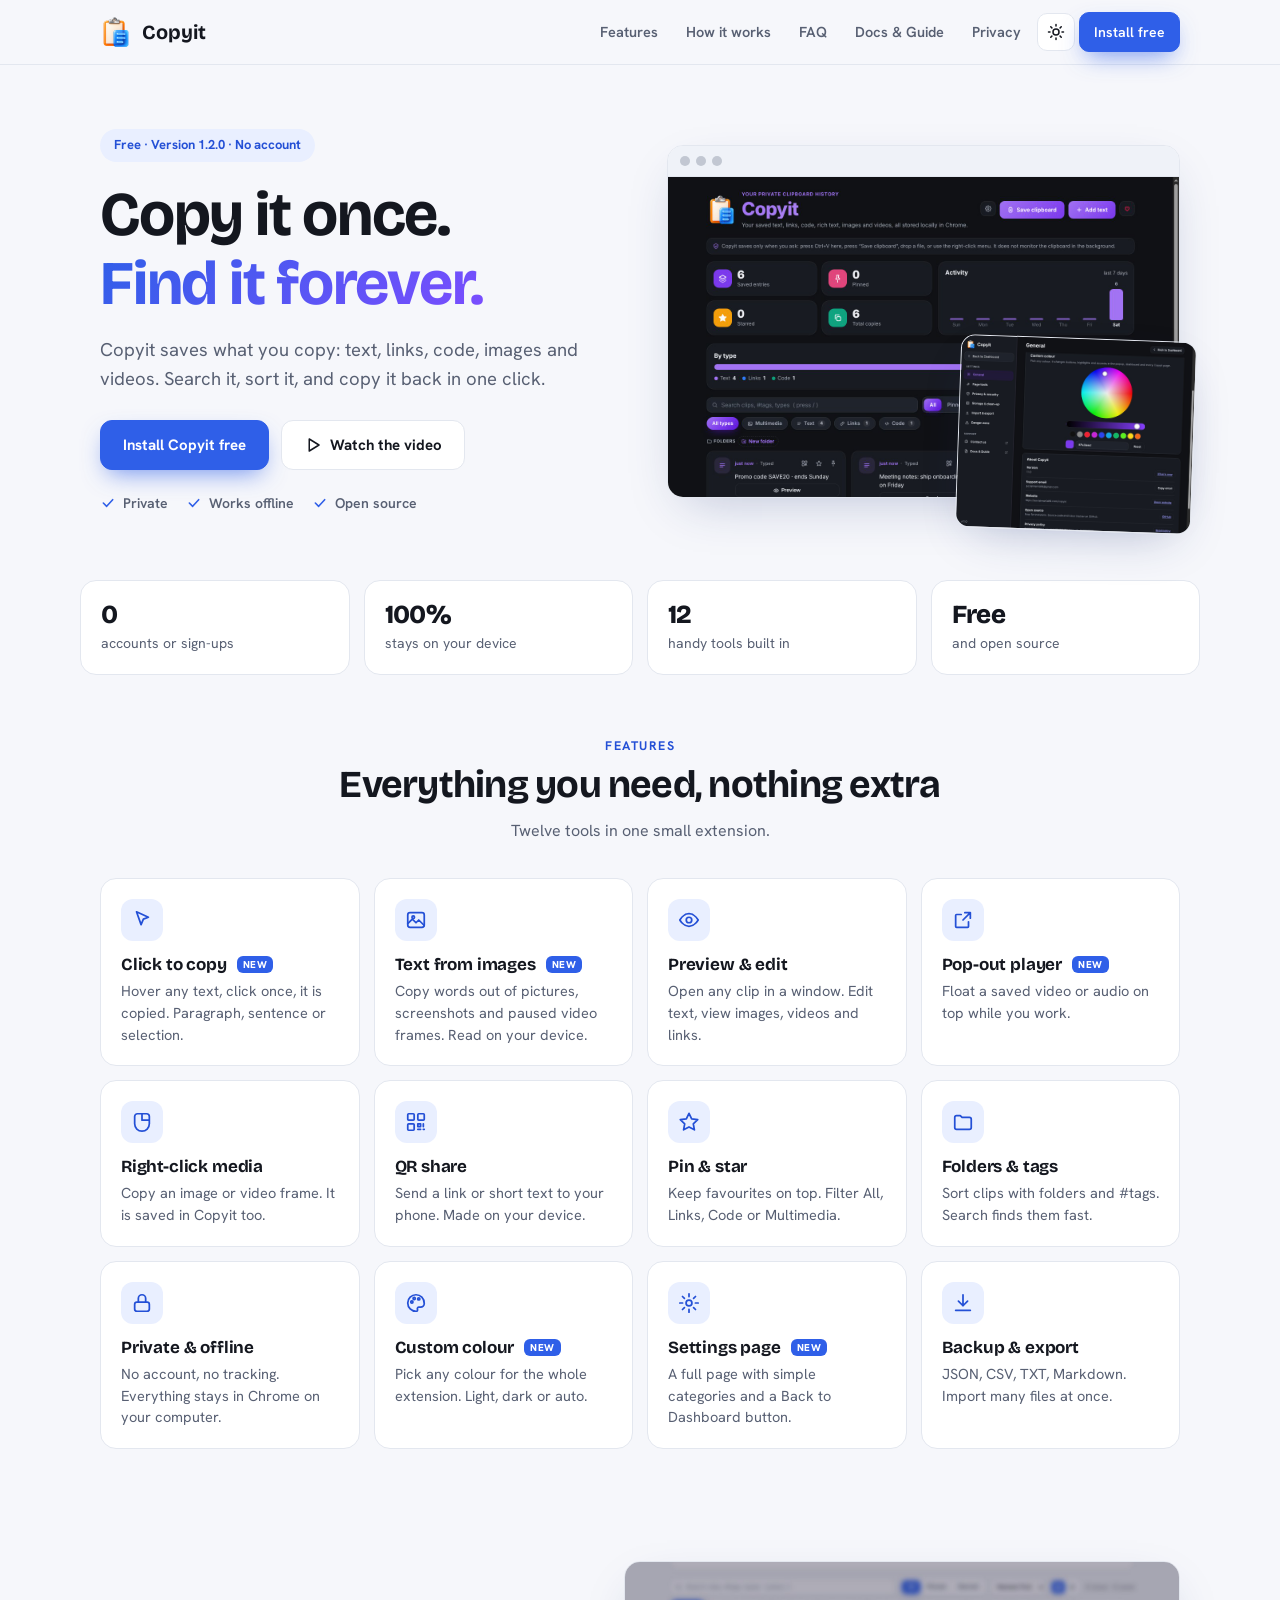
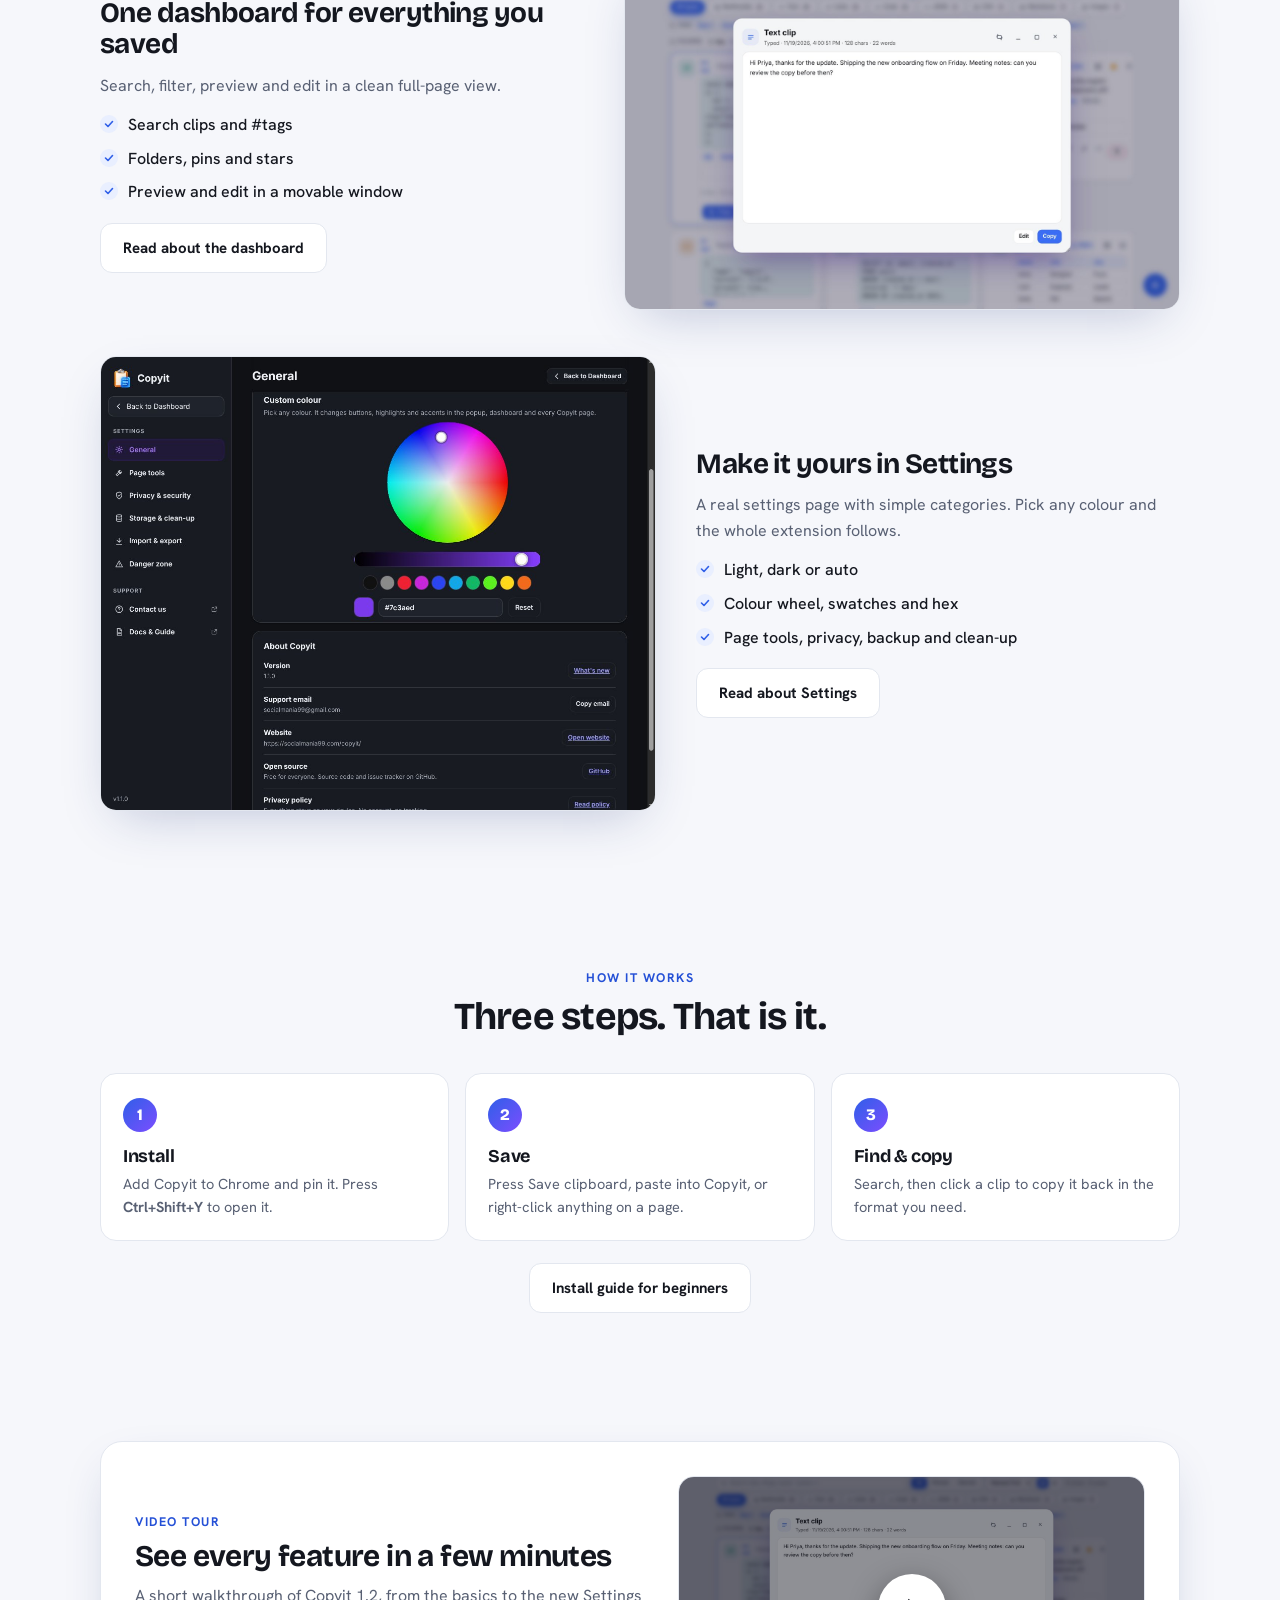
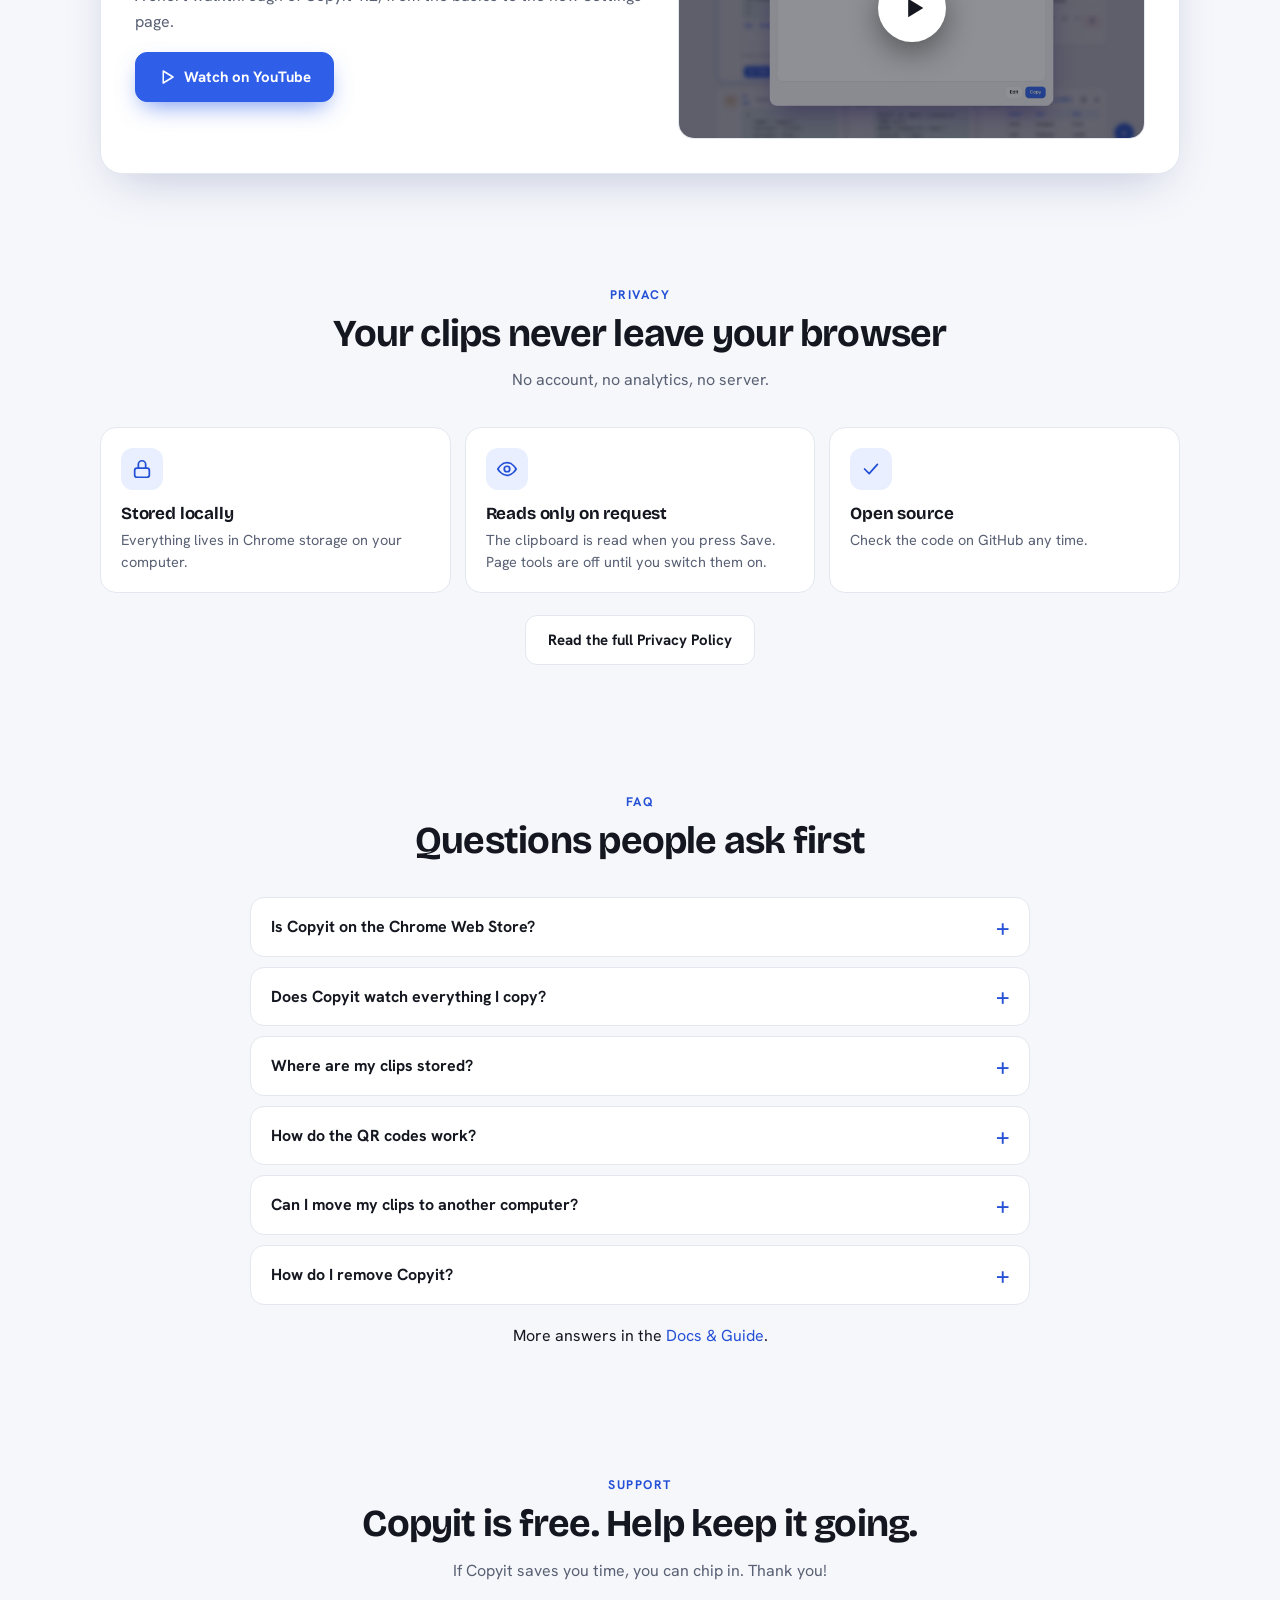
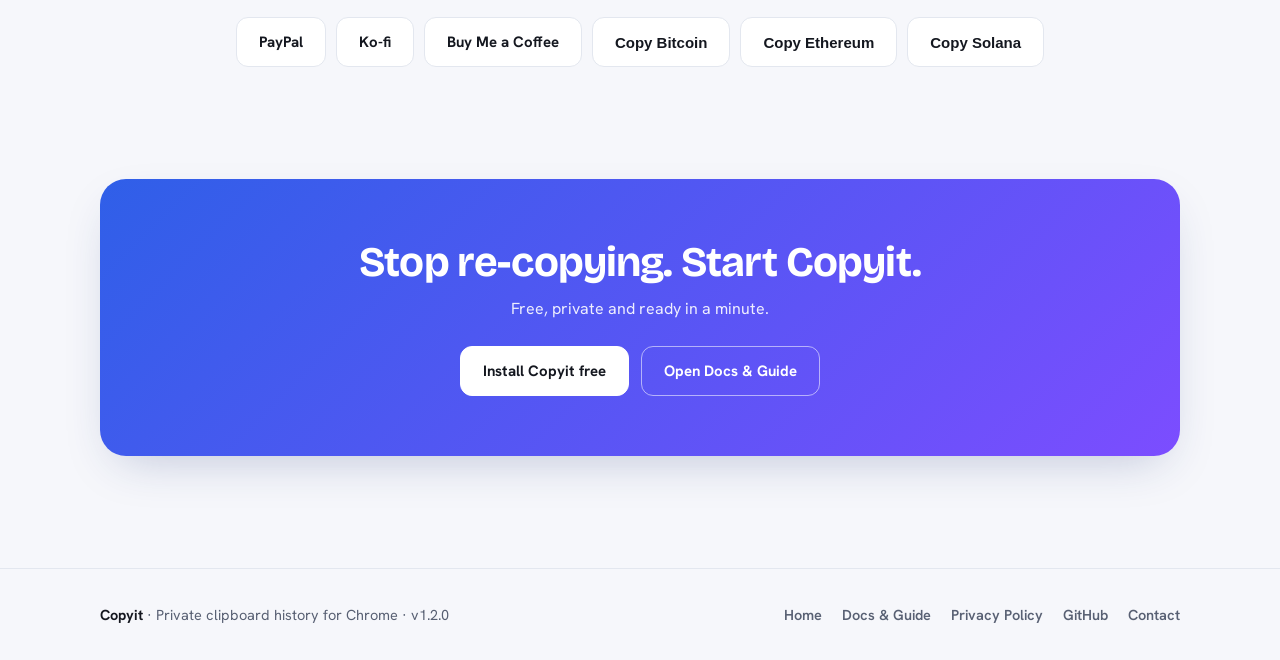
<file: docs/index.html>
<!doctype html>
<html lang="en">
<head>
<meta charset="utf-8">
<meta name="viewport" content="width=device-width,initial-scale=1,viewport-fit=cover">
<title>Copyit: free private clipboard history for Chrome</title>
<meta name="description" content="Copyit is a free, private clipboard history manager for Chrome. Save text, links, code and images, search them, and copy them back. No account, no tracking.">
<meta name="copyit-build" content="2026-11-21-v1.2.0">
<meta name="theme-color" content="#f6f7fb" media="(prefers-color-scheme: light)">
<meta name="theme-color" content="#0c0e13" media="(prefers-color-scheme: dark)">
<link rel="icon" type="image/png" sizes="32x32" href="favicon-32.png">
<link rel="icon" type="image/png" sizes="16x16" href="favicon-16.png">
<link rel="apple-touch-icon" href="apple-touch-icon.png">
<link rel="canonical" href="https://socialmania99.com/copyit/">
<meta property="og:title" content="Copyit: free private clipboard history for Chrome">
<meta property="og:description" content="Copyit is a free, private clipboard history manager for Chrome. Save text, links, code and images, search them, and copy them back. No account, no tracking.">
<meta property="og:url" content="https://socialmania99.com/copyit/">
<meta property="og:image" content="https://socialmania99.com/copyit/og-image.png">
<meta name="twitter:card" content="summary_large_image">
<link rel="preconnect" href="https://fonts.googleapis.com"><link rel="preconnect" href="https://fonts.gstatic.com" crossorigin>
<link rel="stylesheet" href="https://fonts.googleapis.com/css2?family=Bricolage+Grotesque:opsz,wght@12..96,500..800&family=Hanken+Grotesk:wght@400;500;600;700&family=JetBrains+Mono:wght@400;500&display=swap">
<link rel="stylesheet" href="site.css">
<script>try{var t=localStorage.getItem('copyitSiteTheme');if(t)document.documentElement.dataset.theme=t}catch(e){}</script>
</head>
<body><header class="top"><div class="wrap">
<a class="brand" href="./"><img src="logo.png" alt="" width="32" height="32">Copyit</a>
<nav class="nav" aria-label="Main">
<a href="#features">Features</a><a href="#how">How it works</a><a href="#faq">FAQ</a>
<a href="docs.html" class="keep">Docs &amp; Guide</a><a href="privacy.html" class="keep">Privacy</a>
<button class="tbtn" id="themeBtn" type="button" aria-label="Switch light or dark"><svg viewBox="0 0 24 24"><circle cx="12" cy="12" r="4"/><path d="M12 2v2M12 20v2M2 12h2M20 12h2M5 5l1.5 1.5M17.5 17.5L19 19M5 19l1.5-1.5M17.5 6.5L19 5"/></svg></button>
<a class="btn pri sm keep" href="https://github.com/Socialmania99/Copyit/releases/latest">Install free</a>
</nav></div></header>

<main>
<section class="hero"><div class="wrap">
<div><span class="pill">Free &middot; Version 1.2.0 &middot; No account</span>
<h1>Copy it once.<br><em>Find it forever.</em></h1>
<p class="lede">Copyit saves what you copy: text, links, code, images and videos. Search it, sort it, and copy it back in one click.</p>
<div class="cta"><a class="btn pri" href="https://github.com/Socialmania99/Copyit/releases/latest">Install Copyit free</a><a class="btn" href="https://youtu.be/6jOjqSzReSs"><svg viewBox="0 0 24 24"><path d="M7 4l13 8-13 8z"/></svg>Watch the video</a></div>
<div class="chips"><span><svg viewBox="0 0 24 24"><path d="M5 12l5 5 9-10"/></svg>Private</span><span><svg viewBox="0 0 24 24"><path d="M5 12l5 5 9-10"/></svg>Works offline</span><span><svg viewBox="0 0 24 24"><path d="M5 12l5 5 9-10"/></svg>Open source</span></div></div>
<div class="mock"><div class="frame"><div class="bar"><i></i><i></i><i></i></div><img src="shot-dashboard.jpg" width="1280" height="800" alt="The Copyit dashboard with saved clips"></div>
<div class="float"><img src="shot-settings.jpg" width="1100" height="900" alt="The Copyit settings page with the colour picker"></div></div>
</div></section>
<div class="wrap facts"><div class="fact"><b>0</b><span>accounts or sign-ups</span></div><div class="fact"><b>100%</b><span>stays on your device</span></div><div class="fact"><b>12</b><span>handy tools built in</span></div><div class="fact"><b>Free</b><span>and open source</span></div></div>

<section id="features"><div class="wrap"><div class="sh"><span class="kick">Features</span><h2>Everything you need, nothing extra</h2><p>Twelve tools in one small extension.</p></div>
<div class="grid"><div class="card"><i><svg viewBox="0 0 24 24"><path d="M6 3l13 6-5.5 2L11 17z"/></svg></i><h3>Click to copy <span class=new>NEW</span></h3><p>Hover any text, click once, it is copied. Paragraph, sentence or selection.</p></div><div class="card"><i><svg viewBox="0 0 24 24"><rect x="3" y="4" width="18" height="16" rx="2.5"/><path d="M3 16l5-5 4 4 3-3 6 6"/><circle cx="9" cy="9" r="1.4"/></svg></i><h3>Text from images <span class=new>NEW</span></h3><p>Copy words out of pictures, screenshots and paused video frames. Read on your device.</p></div><div class="card"><i><svg viewBox="0 0 24 24"><path d="M2 12s4-7 10-7 10 7 10 7-4 7-10 7S2 12 2 12z"/><circle cx="12" cy="12" r="3"/></svg></i><h3>Preview & edit</h3><p>Open any clip in a window. Edit text, view images, videos and links.</p></div><div class="card"><i><svg viewBox="0 0 24 24"><path d="M14 4h6v6M20 4l-8 8M18 14v5a1 1 0 0 1-1 1H5a1 1 0 0 1-1-1V7a1 1 0 0 1 1-1h5"/></svg></i><h3>Pop-out player <span class=new>NEW</span></h3><p>Float a saved video or audio on top while you work.</p></div><div class="card"><i><svg viewBox="0 0 24 24"><path d="M7 3h10a3 3 0 0 1 3 3v8a8 8 0 0 1-16 0V6a3 3 0 0 1 3-3zM12 3v7M12 10h8"/></svg></i><h3>Right-click media</h3><p>Copy an image or video frame. It is saved in Copyit too.</p></div><div class="card"><i><svg viewBox="0 0 24 24"><rect x="3" y="3" width="7" height="7" rx="1"/><rect x="14" y="3" width="7" height="7" rx="1"/><rect x="3" y="14" width="7" height="7" rx="1"/><path d="M14 14h3v3h-3zM20 14v3M14 20h3M20 20h1"/></svg></i><h3>QR share</h3><p>Send a link or short text to your phone. Made on your device.</p></div><div class="card"><i><svg viewBox="0 0 24 24"><path d="M12 2.5l2.9 6 6.6.9-4.8 4.6 1.2 6.5L12 17.4 6.1 20.5l1.2-6.5L2.5 9.4l6.6-.9z"/></svg></i><h3>Pin & star</h3><p>Keep favourites on top. Filter All, Links, Code or Multimedia.</p></div><div class="card"><i><svg viewBox="0 0 24 24"><path d="M3 7a2 2 0 0 1 2-2h4l2 2h8a2 2 0 0 1 2 2v9a2 2 0 0 1-2 2H5a2 2 0 0 1-2-2z"/></svg></i><h3>Folders & tags</h3><p>Sort clips with folders and #tags. Search finds them fast.</p></div><div class="card"><i><svg viewBox="0 0 24 24"><rect x="4" y="11" width="16" height="10" rx="2.5"/><path d="M8 11V7a4 4 0 0 1 8 0v4"/></svg></i><h3>Private & offline</h3><p>No account, no tracking. Everything stays in Chrome on your computer.</p></div><div class="card"><i><svg viewBox="0 0 24 24"><path d="M12 3a9 9 0 1 0 0 18c1.5 0 2-1 1.6-2-.5-1.2.2-2.5 1.6-2.5H17a4 4 0 0 0 4-4C21 6.5 17 3 12 3z"/><circle cx="7.5" cy="11" r="1.2"/><circle cx="10" cy="7" r="1.2"/><circle cx="15" cy="7.5" r="1.2"/></svg></i><h3>Custom colour <span class=new>NEW</span></h3><p>Pick any colour for the whole extension. Light, dark or auto.</p></div><div class="card"><i><svg viewBox="0 0 24 24"><circle cx="12" cy="12" r="3.2"/><path d="M12 2v3M12 19v3M2 12h3M19 12h3M4.9 4.9l2.1 2.1M17 17l2.1 2.1M4.9 19.1L7 17M17 7l2.1-2.1"/></svg></i><h3>Settings page <span class=new>NEW</span></h3><p>A full page with simple categories and a Back to Dashboard button.</p></div><div class="card"><i><svg viewBox="0 0 24 24"><path d="M12 3v12M7 10l5 5 5-5M4 20h16"/></svg></i><h3>Backup & export</h3><p>JSON, CSV, TXT, Markdown. Import many files at once.</p></div></div></div></section>

<section><div class="wrap">
<div class="split"><div class="txt"><h3>One dashboard for everything you saved</h3><p>Search, filter, preview and edit in a clean full-page view.</p><ul><li>Search clips and #tags</li><li>Folders, pins and stars</li><li>Preview and edit in a movable window</li></ul><a class="btn" href="docs.html#dash">Read about the dashboard</a></div>
<div class="frame"><img src="shot-preview.jpg" width="1500" height="938" loading="lazy" alt="Copyit preview window over the dashboard"></div></div>
<div class="split rev"><div class="txt"><h3>Make it yours in Settings</h3><p>A real settings page with simple categories. Pick any colour and the whole extension follows.</p><ul><li>Light, dark or auto</li><li>Colour wheel, swatches and hex</li><li>Page tools, privacy, backup and clean-up</li></ul><a class="btn" href="docs.html#settings">Read about Settings</a></div>
<div class="frame"><img src="shot-settings.jpg" width="1100" height="900" loading="lazy" alt="Copyit settings page"></div></div>
</div></section>

<section id="how"><div class="wrap"><div class="sh"><span class="kick">How it works</span><h2>Three steps. That is it.</h2></div>
<div class="steps"><div class="step"><h3>Install</h3><p>Add Copyit to Chrome and pin it. Press <b>Ctrl+Shift+Y</b> to open it.</p></div>
<div class="step"><h3>Save</h3><p>Press Save clipboard, paste into Copyit, or right-click anything on a page.</p></div>
<div class="step"><h3>Find &amp; copy</h3><p>Search, then click a clip to copy it back in the format you need.</p></div></div>
<p style="text-align:center;margin-top:22px"><a class="btn" href="docs.html#start">Install guide for beginners</a></p></div></section>

<section><div class="wrap"><div class="band"><div><span class="kick">Video tour</span><h2>See every feature in a few minutes</h2><p>A short walkthrough of Copyit 1.2, from the basics to the new Settings page.</p><a class="btn pri" href="https://youtu.be/6jOjqSzReSs"><svg viewBox="0 0 24 24"><path d="M7 4l13 8-13 8z"/></svg>Watch on YouTube</a></div>
<a class="vid" href="https://youtu.be/6jOjqSzReSs" aria-label="Watch the Copyit video on YouTube"><span><b><svg viewBox="0 0 24 24"><path d="M7 4l13 8-13 8z"/></svg></b></span></a></div></div></section>

<section id="privacy"><div class="wrap"><div class="sh"><span class="kick">Privacy</span><h2>Your clips never leave your browser</h2><p>No account, no analytics, no server.</p></div>
<div class="priv"><div class="card"><i><svg viewBox="0 0 24 24"><rect x="4" y="11" width="16" height="10" rx="2.5"/><path d="M8 11V7a4 4 0 0 1 8 0v4"/></svg></i><h3>Stored locally</h3><p>Everything lives in Chrome storage on your computer.</p></div><div class="card"><i><svg viewBox="0 0 24 24"><path d="M2 12s4-7 10-7 10 7 10 7-4 7-10 7S2 12 2 12z"/><circle cx="12" cy="12" r="3"/></svg></i><h3>Reads only on request</h3><p>The clipboard is read when you press Save. Page tools are off until you switch them on.</p></div><div class="card"><i><svg viewBox="0 0 24 24"><path d="M5 12l5 5 9-10"/></svg></i><h3>Open source</h3><p>Check the code on GitHub any time.</p></div></div>
<p style="text-align:center;margin-top:22px"><a class="btn" href="privacy.html">Read the full Privacy Policy</a></p></div></section>

<section id="faq"><div class="wrap"><div class="sh"><span class="kick">FAQ</span><h2>Questions people ask first</h2></div><div class="faq"><details><summary>Is Copyit on the Chrome Web Store?</summary><p>Not yet. For now you install it with Developer mode (3 short steps above). Once it is in the store, installing will be one click.</p></details><details><summary>Does Copyit watch everything I copy?</summary><p>No. It reads the clipboard only when you press Save clipboard or save something yourself. It does not run in the background.</p></details><details><summary>Where are my clips stored?</summary><p>In Chrome storage on your computer. Nothing is sent anywhere. QR codes are made on your device too.</p></details><details><summary>How do the QR codes work?</summary><p>Press the QR button on a short clip. For a link, your phone opens the page. For text, the code holds the text itself (up to 5 KB, longer text is split into numbered codes).</p></details><details><summary>Can I move my clips to another computer?</summary><p>Yes. Export a JSON backup in Settings, install Copyit on the other computer, then import the file. Images and videos come along.</p></details><details><summary>How do I remove Copyit?</summary><p>Open chrome://extensions and press Remove. This also deletes your saved clips, so export a backup first.</p></details></div>
<p style="text-align:center;margin-top:18px">More answers in the <a href="docs.html#trouble">Docs &amp; Guide</a>.</p></div></section>

<section id="support"><div class="wrap"><div class="sh"><span class="kick">Support</span><h2>Copyit is free. Help keep it going.</h2><p>If Copyit saves you time, you can chip in. Thank you!</p></div>
<div class="sup"><a class="btn" href="https://www.paypal.me/Adityak3">PayPal</a><a class="btn" href="https://ko-fi.com/socialmania99">Ko-fi</a><a class="btn" href="https://www.buymeacoffee.com/Socialmania99">Buy Me a Coffee</a>
<button class="btn" type="button" data-copy="bc1pewuprnfcjuazmhrtuqsv2t7gxj2xxd5zxjrxtrhfaxu34q3jlsxq2nehtt"><span>Copy Bitcoin</span></button><button class="btn" type="button" data-copy="0xAccdd7DBb0a79E49115B3a8efDad817e8E5AECd9"><span>Copy Ethereum</span></button><button class="btn" type="button" data-copy="H8NsgqfJH53YjwVmcPuMeAJ4qxHnuaRVb7rDnAo24z5J"><span>Copy Solana</span></button></div></div></section>

<section><div class="wrap"><div class="final"><h2>Stop re-copying. Start Copyit.</h2><p>Free, private and ready in a minute.</p><div class="cta" style="justify-content:center"><a class="btn" href="https://github.com/Socialmania99/Copyit/releases/latest">Install Copyit free</a><a class="btn ghost" href="docs.html">Open Docs &amp; Guide</a></div></div></div></section>
</main>
<footer><div class="wrap"><div><b style="color:var(--ink)">Copyit</b> &middot; Private clipboard history for Chrome &middot; v1.2.0</div>
<nav><a href="./">Home</a><a href="docs.html">Docs &amp; Guide</a><a href="privacy.html">Privacy Policy</a><a href="https://github.com/Socialmania99/Copyit">GitHub</a><a href="mailto:socialmania99@gmail.com">Contact</a></nav></div></footer>
<script>
(function(){var r=document.documentElement,b=document.getElementById('themeBtn');
function cur(){return r.dataset.theme||(matchMedia('(prefers-color-scheme: dark)').matches?'dark':'light')}
if(b)b.addEventListener('click',function(){var n=cur()==='dark'?'light':'dark';r.dataset.theme=n;try{localStorage.setItem('copyitSiteTheme',n)}catch(e){}});
document.querySelectorAll('[data-copy]').forEach(function(x){x.addEventListener('click',function(){var v=x.dataset.copy,l=x.querySelector('span');function ok(){if(l){var o=l.textContent;l.textContent='Copied';setTimeout(function(){l.textContent=o},1400)}}
if(navigator.clipboard)navigator.clipboard.writeText(v).then(ok,ok);else ok()})});
})();
</script>
</body></html>
</file>
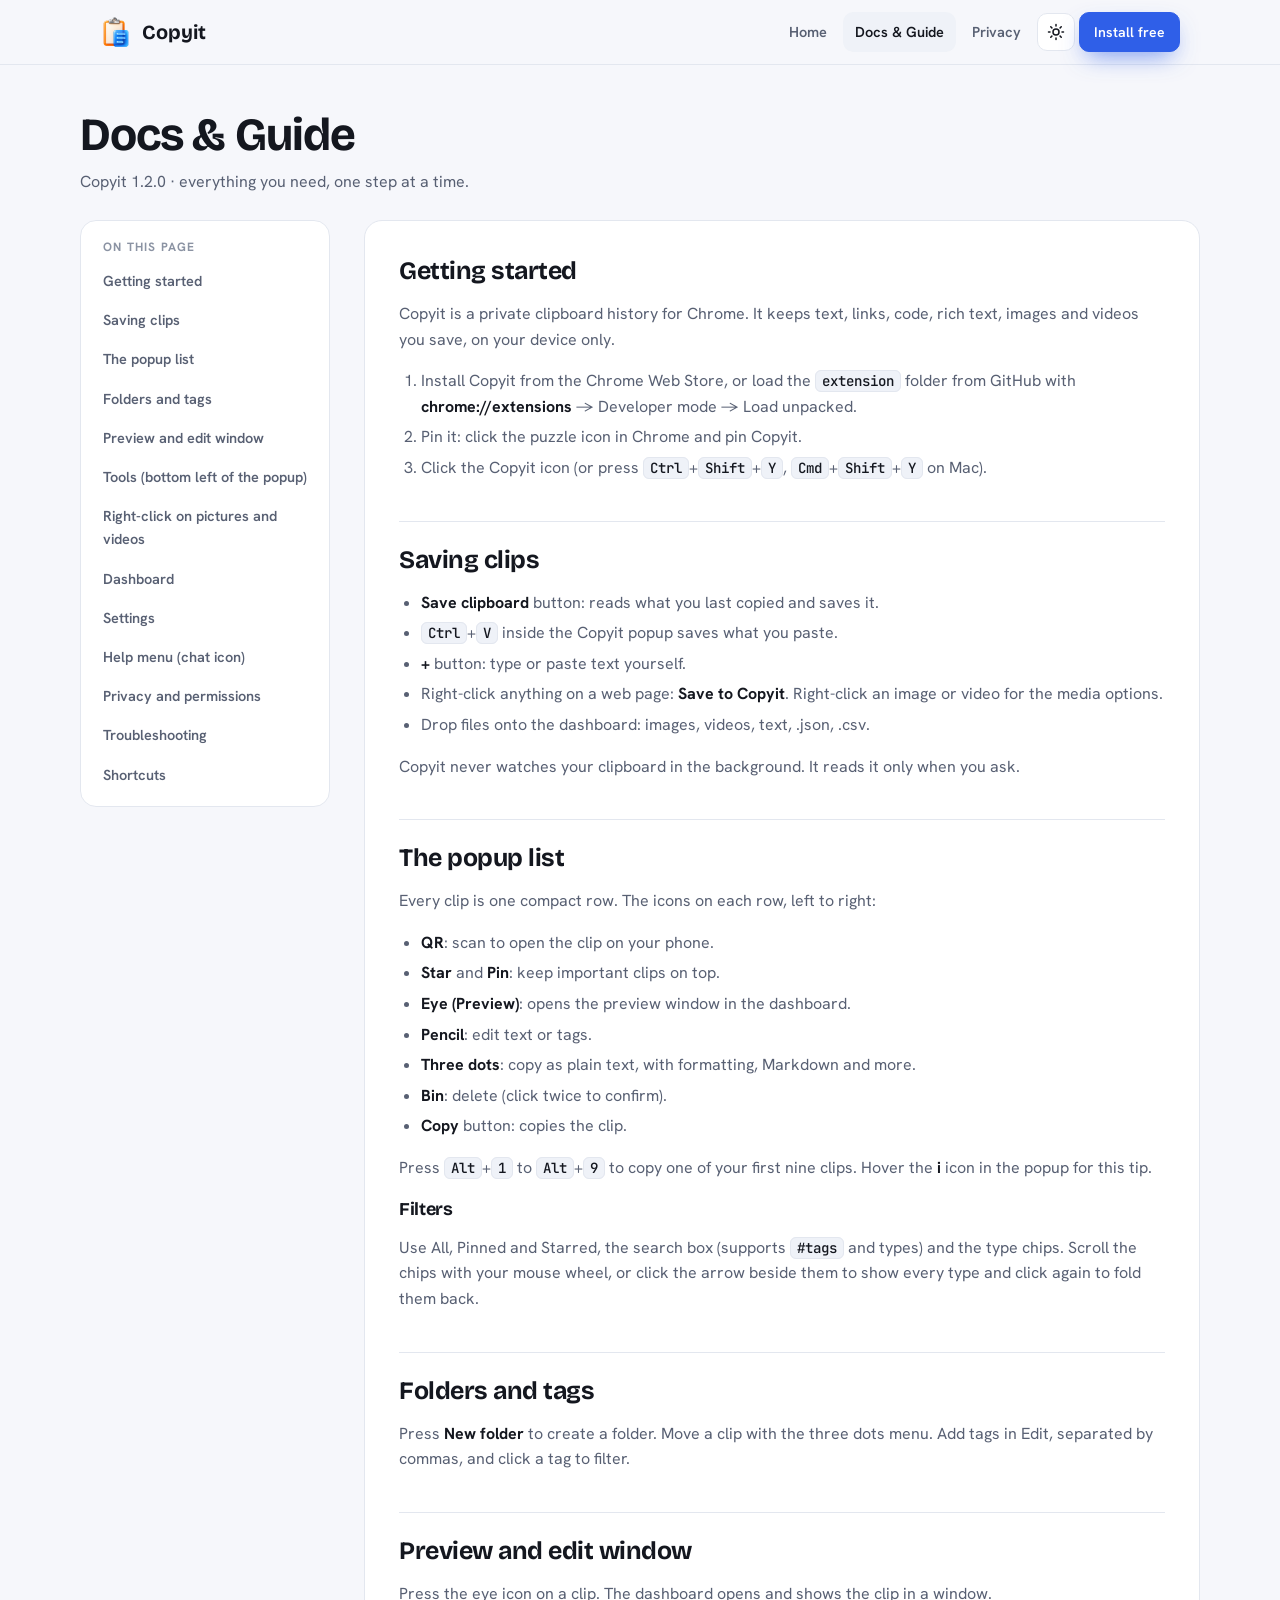
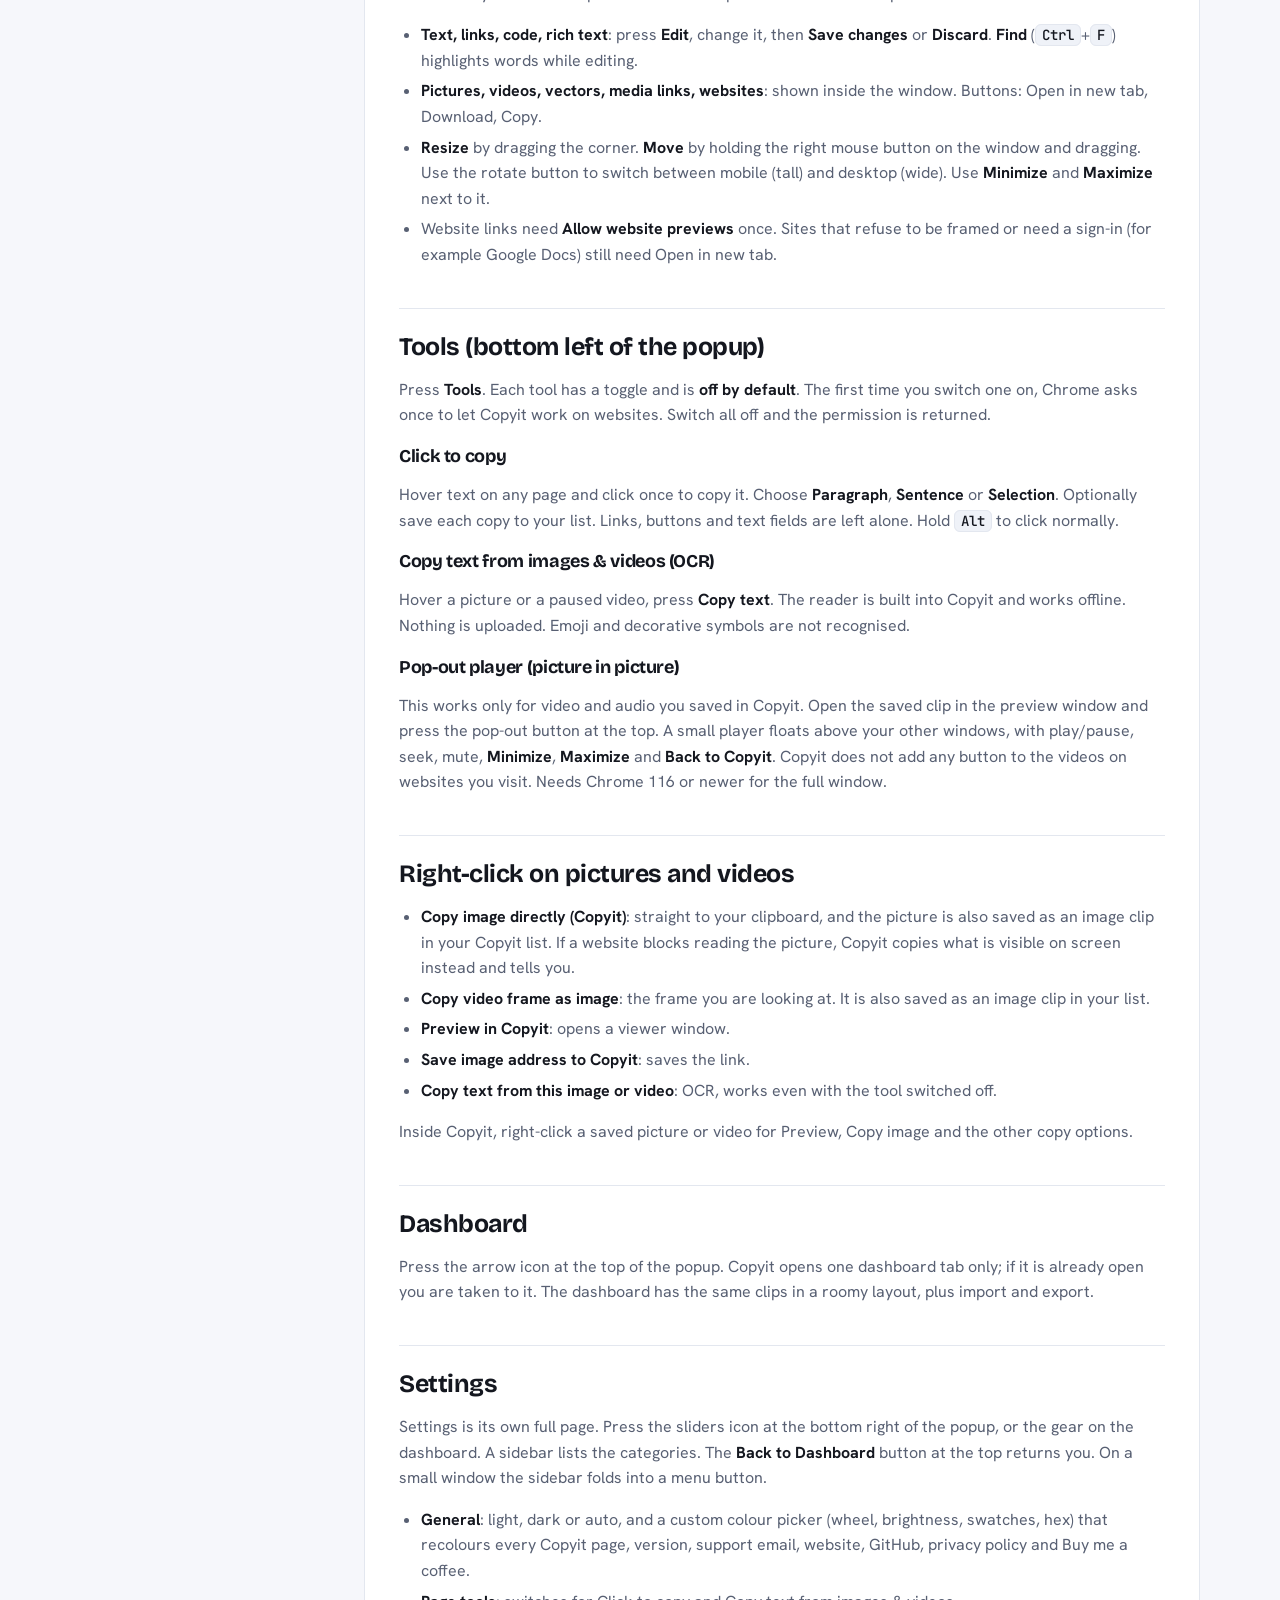
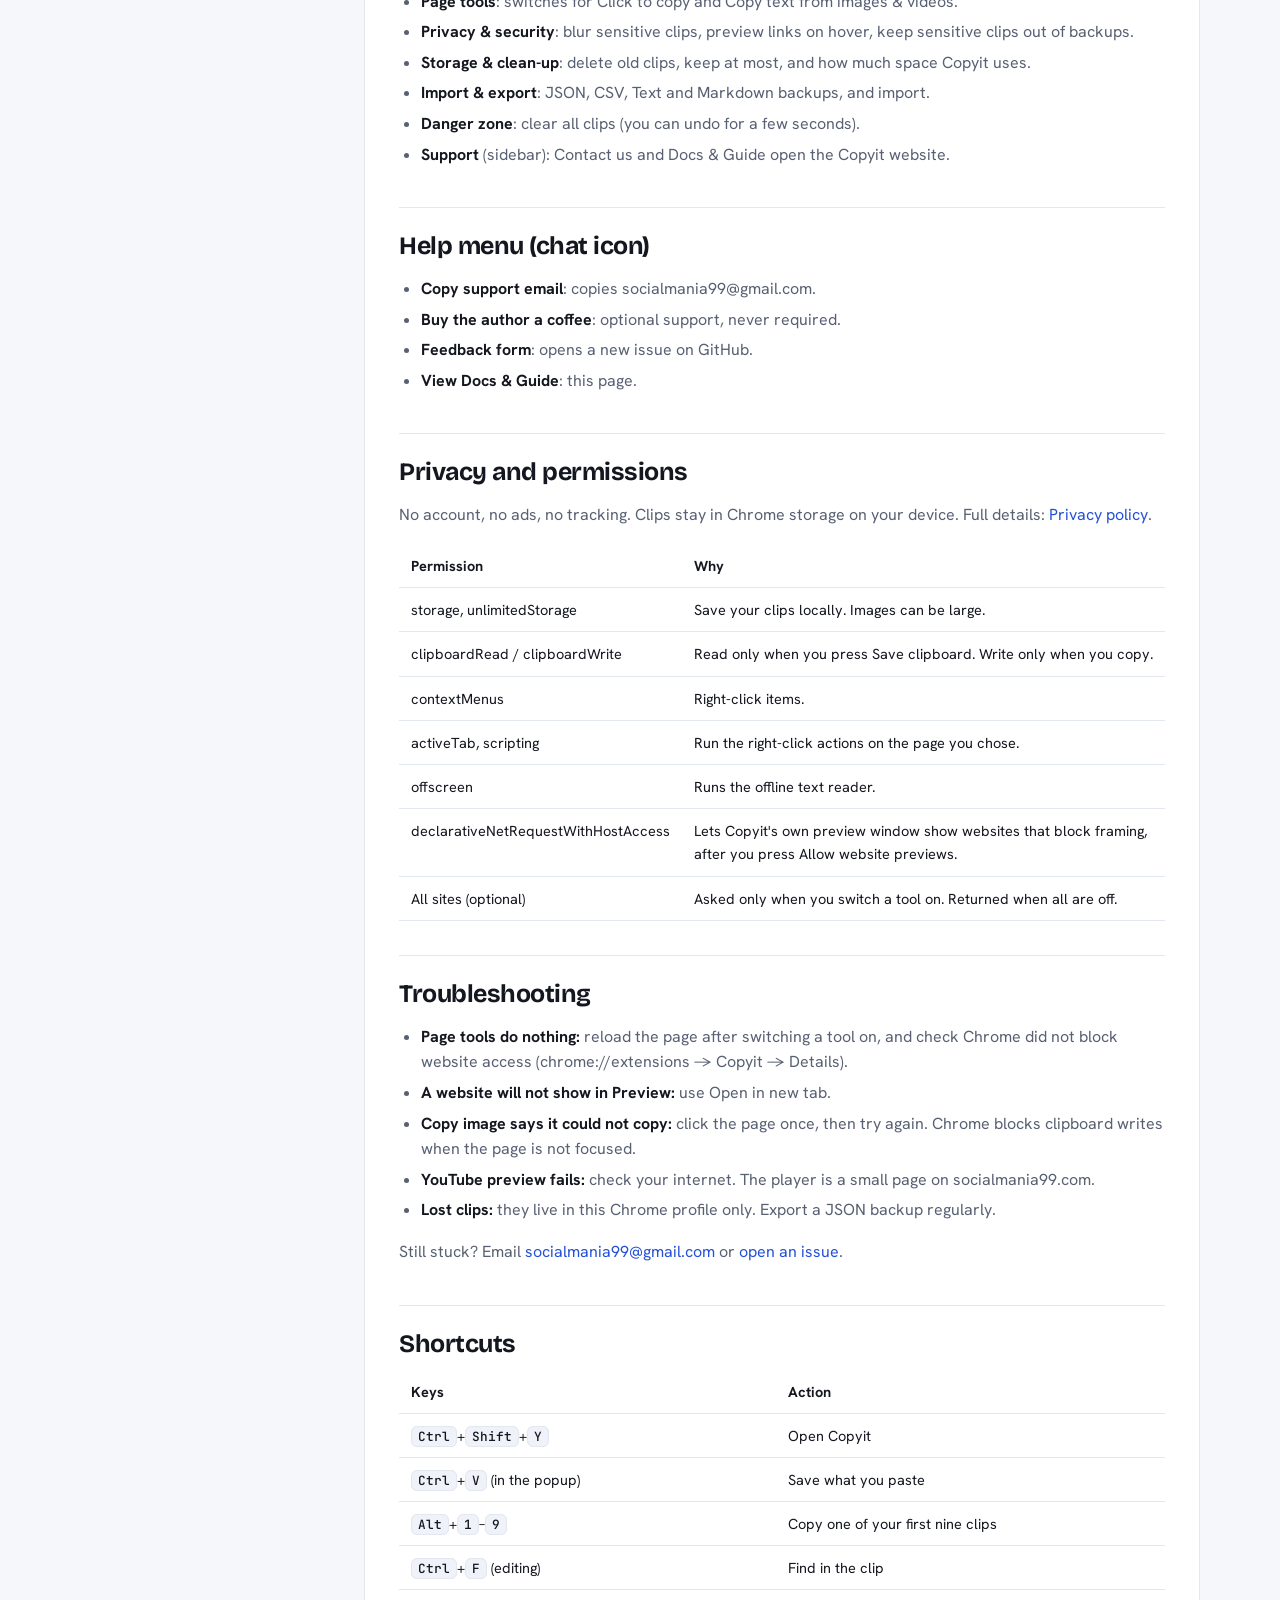
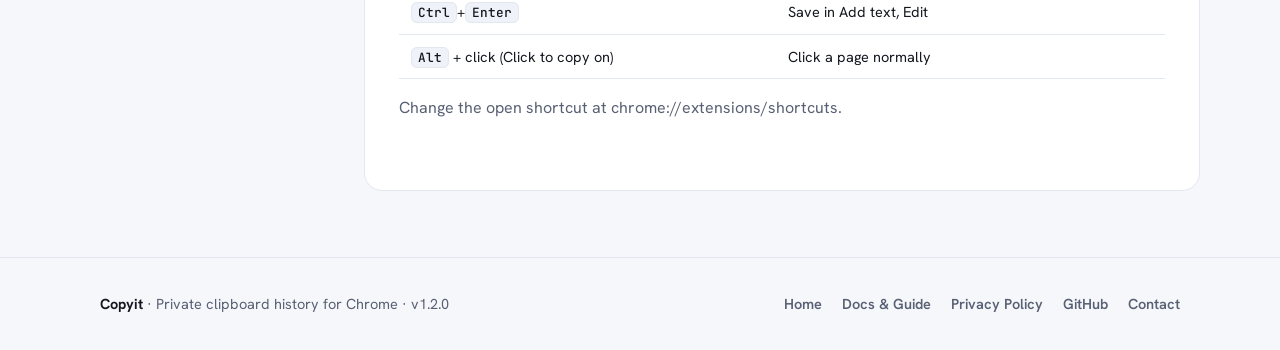
<file: docs/docs.html>
<!doctype html>
<html lang="en">
<head>
<meta charset="utf-8">
<meta name="viewport" content="width=device-width,initial-scale=1,viewport-fit=cover">
<title>Copyit Docs & Guide</title>
<meta name="description" content="Step-by-step guide to Copyit: saving clips, folders, preview, tools, Settings, shortcuts and troubleshooting.">
<meta name="copyit-build" content="2026-11-21-v1.2.0">
<meta name="theme-color" content="#f6f7fb" media="(prefers-color-scheme: light)">
<meta name="theme-color" content="#0c0e13" media="(prefers-color-scheme: dark)">
<link rel="icon" type="image/png" sizes="32x32" href="favicon-32.png">
<link rel="icon" type="image/png" sizes="16x16" href="favicon-16.png">
<link rel="apple-touch-icon" href="apple-touch-icon.png">
<link rel="canonical" href="https://socialmania99.com/copyit/docs.html">
<meta property="og:title" content="Copyit Docs & Guide">
<meta property="og:description" content="Step-by-step guide to Copyit: saving clips, folders, preview, tools, Settings, shortcuts and troubleshooting.">
<meta property="og:url" content="https://socialmania99.com/copyit/docs.html">
<meta property="og:image" content="https://socialmania99.com/copyit/og-image.png">
<meta name="twitter:card" content="summary_large_image">
<link rel="preconnect" href="https://fonts.googleapis.com"><link rel="preconnect" href="https://fonts.gstatic.com" crossorigin>
<link rel="stylesheet" href="https://fonts.googleapis.com/css2?family=Bricolage+Grotesque:opsz,wght@12..96,500..800&family=Hanken+Grotesk:wght@400;500;600;700&family=JetBrains+Mono:wght@400;500&display=swap">
<link rel="stylesheet" href="site.css">
<script>try{var t=localStorage.getItem('copyitSiteTheme');if(t)document.documentElement.dataset.theme=t}catch(e){}</script>
</head>
<body><header class="top"><div class="wrap">
<a class="brand" href="./"><img src="logo.png" alt="" width="32" height="32">Copyit</a>
<nav class="nav" aria-label="Main">
<a href="./">Home</a>
<a href="docs.html" class="on keep">Docs &amp; Guide</a><a href="privacy.html" class="keep">Privacy</a>
<button class="tbtn" id="themeBtn" type="button" aria-label="Switch light or dark"><svg viewBox="0 0 24 24"><circle cx="12" cy="12" r="4"/><path d="M12 2v2M12 20v2M2 12h2M20 12h2M5 5l1.5 1.5M17.5 17.5L19 19M5 19l1.5-1.5M17.5 6.5L19 5"/></svg></button>
<a class="btn pri sm keep" href="https://github.com/Socialmania99/Copyit/releases/latest">Install free</a>
</nav></div></header>

<main class="wrap page"><h1>Docs &amp; Guide</h1><p class="meta">Copyit 1.2.0 &middot; everything you need, one step at a time.</p>
<div class="doc"><aside class="toc" aria-label="Contents"><b>On this page</b><div><a href="#start">Getting started</a><a href="#save">Saving clips</a><a href="#list">The popup list</a><a href="#folders">Folders and tags</a><a href="#preview">Preview and edit window</a><a href="#tools">Tools (bottom left of the popup)</a><a href="#rightclick">Right-click on pictures and videos</a><a href="#dash">Dashboard</a><a href="#settings">Settings</a><a href="#help">Help menu (chat icon)</a><a href="#privacy">Privacy and permissions</a><a href="#trouble">Troubleshooting</a><a href="#keys">Shortcuts</a></div></aside><div class="prose"><section id="start"><h2>Getting started</h2><p>Copyit is a private clipboard history for Chrome. It keeps text, links, code, rich text, images and videos you save, on your device only.</p>
<ol><li>Install Copyit from the Chrome Web Store, or load the <code>extension</code> folder from GitHub with <b>chrome://extensions</b> &rarr; Developer mode &rarr; Load unpacked.</li>
<li>Pin it: click the puzzle icon in Chrome and pin Copyit.</li>
<li>Click the Copyit icon (or press <kbd>Ctrl</kbd>+<kbd>Shift</kbd>+<kbd>Y</kbd>, <kbd>Cmd</kbd>+<kbd>Shift</kbd>+<kbd>Y</kbd> on Mac).</li></ol></section><section id="save"><h2>Saving clips</h2><ul><li><b>Save clipboard</b> button: reads what you last copied and saves it.</li>
<li><kbd>Ctrl</kbd>+<kbd>V</kbd> inside the Copyit popup saves what you paste.</li>
<li><b>+</b> button: type or paste text yourself.</li>
<li>Right-click anything on a web page: <b>Save to Copyit</b>. Right-click an image or video for the media options.</li>
<li>Drop files onto the dashboard: images, videos, text, .json, .csv.</li></ul>
<p>Copyit never watches your clipboard in the background. It reads it only when you ask.</p></section><section id="list"><h2>The popup list</h2><p>Every clip is one compact row. The icons on each row, left to right:</p>
<ul><li><b>QR</b>: scan to open the clip on your phone.</li><li><b>Star</b> and <b>Pin</b>: keep important clips on top.</li>
<li><b>Eye (Preview)</b>: opens the preview window in the dashboard.</li><li><b>Pencil</b>: edit text or tags.</li>
<li><b>Three dots</b>: copy as plain text, with formatting, Markdown and more.</li><li><b>Bin</b>: delete (click twice to confirm).</li>
<li><b>Copy</b> button: copies the clip.</li></ul>
<p>Press <kbd>Alt</kbd>+<kbd>1</kbd> to <kbd>Alt</kbd>+<kbd>9</kbd> to copy one of your first nine clips. Hover the <b>i</b> icon in the popup for this tip.</p>
<h3>Filters</h3>
<p>Use All, Pinned and Starred, the search box (supports <code>#tags</code> and types) and the type chips. Scroll the chips with your mouse wheel, or click the arrow beside them to show every type and click again to fold them back.</p></section><section id="folders"><h2>Folders and tags</h2><p>Press <b>New folder</b> to create a folder. Move a clip with the three dots menu. Add tags in Edit, separated by commas, and click a tag to filter.</p></section><section id="preview"><h2>Preview and edit window</h2><p>Press the eye icon on a clip. The dashboard opens and shows the clip in a window.</p>
<ul><li><b>Text, links, code, rich text</b>: press <b>Edit</b>, change it, then <b>Save changes</b> or <b>Discard</b>. <b>Find</b> (<kbd>Ctrl</kbd>+<kbd>F</kbd>) highlights words while editing.</li>
<li><b>Pictures, videos, vectors, media links, websites</b>: shown inside the window. Buttons: Open in new tab, Download, Copy.</li>
<li><b>Resize</b> by dragging the corner. <b>Move</b> by holding the right mouse button on the window and dragging. Use the rotate button to switch between mobile (tall) and desktop (wide). Use <b>Minimize</b> and <b>Maximize</b> next to it.</li>
<li>Website links need <b>Allow website previews</b> once. Sites that refuse to be framed or need a sign-in (for example Google Docs) still need Open in new tab.</li></ul></section><section id="tools"><h2>Tools (bottom left of the popup)</h2><p>Press <b>Tools</b>. Each tool has a toggle and is <b>off by default</b>. The first time you switch one on, Chrome asks once to let Copyit work on websites. Switch all off and the permission is returned.</p>
<h3>Click to copy</h3><p>Hover text on any page and click once to copy it. Choose <b>Paragraph</b>, <b>Sentence</b> or <b>Selection</b>. Optionally save each copy to your list. Links, buttons and text fields are left alone. Hold <kbd>Alt</kbd> to click normally.</p>
<h3>Copy text from images &amp; videos (OCR)</h3><p>Hover a picture or a paused video, press <b>Copy text</b>. The reader is built into Copyit and works offline. Nothing is uploaded. Emoji and decorative symbols are not recognised.</p>
<h3>Pop-out player (picture in picture)</h3><p>This works only for video and audio you saved in Copyit. Open the saved clip in the preview window and press the pop-out button at the top. A small player floats above your other windows, with play/pause, seek, mute, <b>Minimize</b>, <b>Maximize</b> and <b>Back to Copyit</b>. Copyit does not add any button to the videos on websites you visit. Needs Chrome 116 or newer for the full window.</p></section><section id="rightclick"><h2>Right-click on pictures and videos</h2><ul><li><b>Copy image directly (Copyit)</b>: straight to your clipboard, and the picture is also saved as an image clip in your Copyit list. If a website blocks reading the picture, Copyit copies what is visible on screen instead and tells you.</li>
<li><b>Copy video frame as image</b>: the frame you are looking at. It is also saved as an image clip in your list.</li>
<li><b>Preview in Copyit</b>: opens a viewer window.</li>
<li><b>Save image address to Copyit</b>: saves the link.</li>
<li><b>Copy text from this image or video</b>: OCR, works even with the tool switched off.</li></ul>
<p>Inside Copyit, right-click a saved picture or video for Preview, Copy image and the other copy options.</p></section><section id="dash"><h2>Dashboard</h2><p>Press the arrow icon at the top of the popup. Copyit opens one dashboard tab only; if it is already open you are taken to it. The dashboard has the same clips in a roomy layout, plus import and export.</p></section><section id="settings"><h2>Settings</h2><p>Settings is its own full page. Press the sliders icon at the bottom right of the popup, or the gear on the dashboard. A sidebar lists the categories. The <b>Back to Dashboard</b> button at the top returns you. On a small window the sidebar folds into a menu button.</p><ul><li><b>General</b>: light, dark or auto, and a custom colour picker (wheel, brightness, swatches, hex) that recolours every Copyit page, version, support email, website, GitHub, privacy policy and Buy me a coffee.</li><li><b>Page tools</b>: switches for Click to copy and Copy text from images &amp; videos.</li><li><b>Privacy &amp; security</b>: blur sensitive clips, preview links on hover, keep sensitive clips out of backups.</li><li><b>Storage &amp; clean-up</b>: delete old clips, keep at most, and how much space Copyit uses.</li><li><b>Import &amp; export</b>: JSON, CSV, Text and Markdown backups, and import.</li><li><b>Danger zone</b>: clear all clips (you can undo for a few seconds).</li><li><b>Support</b> (sidebar): Contact us and Docs &amp; Guide open the Copyit website.</li></ul></section><section id="help"><h2>Help menu (chat icon)</h2><ul><li><b>Copy support email</b>: copies socialmania99@gmail.com.</li><li><b>Buy the author a coffee</b>: optional support, never required.</li>
<li><b>Feedback form</b>: opens a new issue on GitHub.</li><li><b>View Docs &amp; Guide</b>: this page.</li></ul></section><section id="privacy"><h2>Privacy and permissions</h2><p>No account, no ads, no tracking. Clips stay in Chrome storage on your device. Full details: <a href="privacy.html">Privacy policy</a>.</p>
<table><tr><th>Permission</th><th>Why</th></tr>
<tr><td>storage, unlimitedStorage</td><td>Save your clips locally. Images can be large.</td></tr>
<tr><td>clipboardRead / clipboardWrite</td><td>Read only when you press Save clipboard. Write only when you copy.</td></tr>
<tr><td>contextMenus</td><td>Right-click items.</td></tr>
<tr><td>activeTab, scripting</td><td>Run the right-click actions on the page you chose.</td></tr>
<tr><td>offscreen</td><td>Runs the offline text reader.</td></tr>
<tr><td>declarativeNetRequestWithHostAccess</td><td>Lets Copyit's own preview window show websites that block framing, after you press Allow website previews.</td></tr>
<tr><td>All sites (optional)</td><td>Asked only when you switch a tool on. Returned when all are off.</td></tr></table></section><section id="trouble"><h2>Troubleshooting</h2><ul><li><b>Page tools do nothing:</b> reload the page after switching a tool on, and check Chrome did not block website access (chrome://extensions &rarr; Copyit &rarr; Details).</li>
<li><b>A website will not show in Preview:</b> use Open in new tab.</li>
<li><b>Copy image says it could not copy:</b> click the page once, then try again. Chrome blocks clipboard writes when the page is not focused.</li>
<li><b>YouTube preview fails:</b> check your internet. The player is a small page on socialmania99.com.</li>
<li><b>Lost clips:</b> they live in this Chrome profile only. Export a JSON backup regularly.</li></ul>
<p>Still stuck? Email <a href="mailto:socialmania99@gmail.com">socialmania99@gmail.com</a> or <a href="https://github.com/Socialmania99/Copyit/issues/new">open an issue</a>.</p></section><section id="keys"><h2>Shortcuts</h2><table><tr><th>Keys</th><th>Action</th></tr>
<tr><td><kbd>Ctrl</kbd>+<kbd>Shift</kbd>+<kbd>Y</kbd></td><td>Open Copyit</td></tr>
<tr><td><kbd>Ctrl</kbd>+<kbd>V</kbd> (in the popup)</td><td>Save what you paste</td></tr>
<tr><td><kbd>Alt</kbd>+<kbd>1</kbd>&ndash;<kbd>9</kbd></td><td>Copy one of your first nine clips</td></tr>
<tr><td><kbd>Ctrl</kbd>+<kbd>F</kbd> (editing)</td><td>Find in the clip</td></tr>
<tr><td><kbd>Ctrl</kbd>+<kbd>Enter</kbd></td><td>Save in Add text, Edit</td></tr>
<tr><td><kbd>Alt</kbd> + click (Click to copy on)</td><td>Click a page normally</td></tr></table>
<p>Change the open shortcut at chrome://extensions/shortcuts.</p></section></div></div></main>
<footer><div class="wrap"><div><b style="color:var(--ink)">Copyit</b> &middot; Private clipboard history for Chrome &middot; v1.2.0</div>
<nav><a href="./">Home</a><a href="docs.html">Docs &amp; Guide</a><a href="privacy.html">Privacy Policy</a><a href="https://github.com/Socialmania99/Copyit">GitHub</a><a href="mailto:socialmania99@gmail.com">Contact</a></nav></div></footer>
<script>
(function(){var r=document.documentElement,b=document.getElementById('themeBtn');
function cur(){return r.dataset.theme||(matchMedia('(prefers-color-scheme: dark)').matches?'dark':'light')}
if(b)b.addEventListener('click',function(){var n=cur()==='dark'?'light':'dark';r.dataset.theme=n;try{localStorage.setItem('copyitSiteTheme',n)}catch(e){}});
document.querySelectorAll('[data-copy]').forEach(function(x){x.addEventListener('click',function(){var v=x.dataset.copy,l=x.querySelector('span');function ok(){if(l){var o=l.textContent;l.textContent='Copied';setTimeout(function(){l.textContent=o},1400)}}
if(navigator.clipboard)navigator.clipboard.writeText(v).then(ok,ok);else ok()})});
})();
</script>
</body></html>
</file>
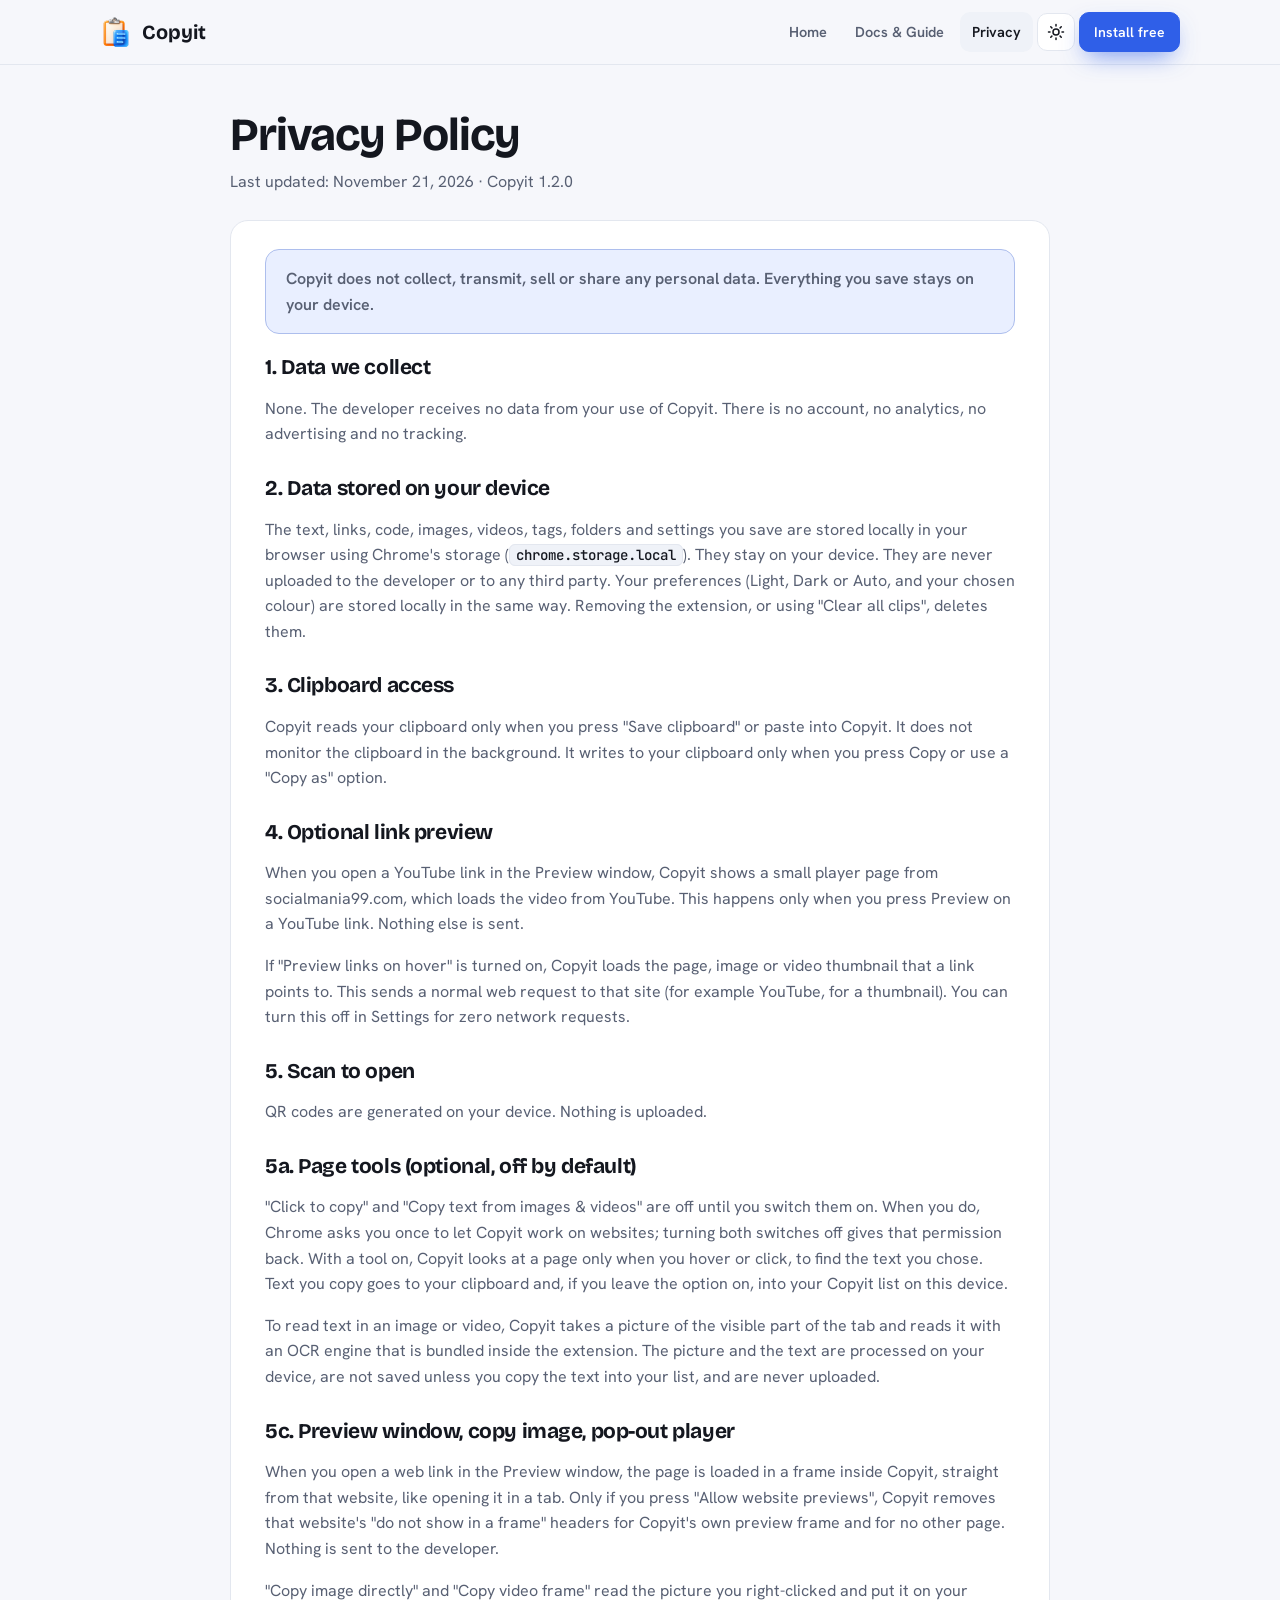
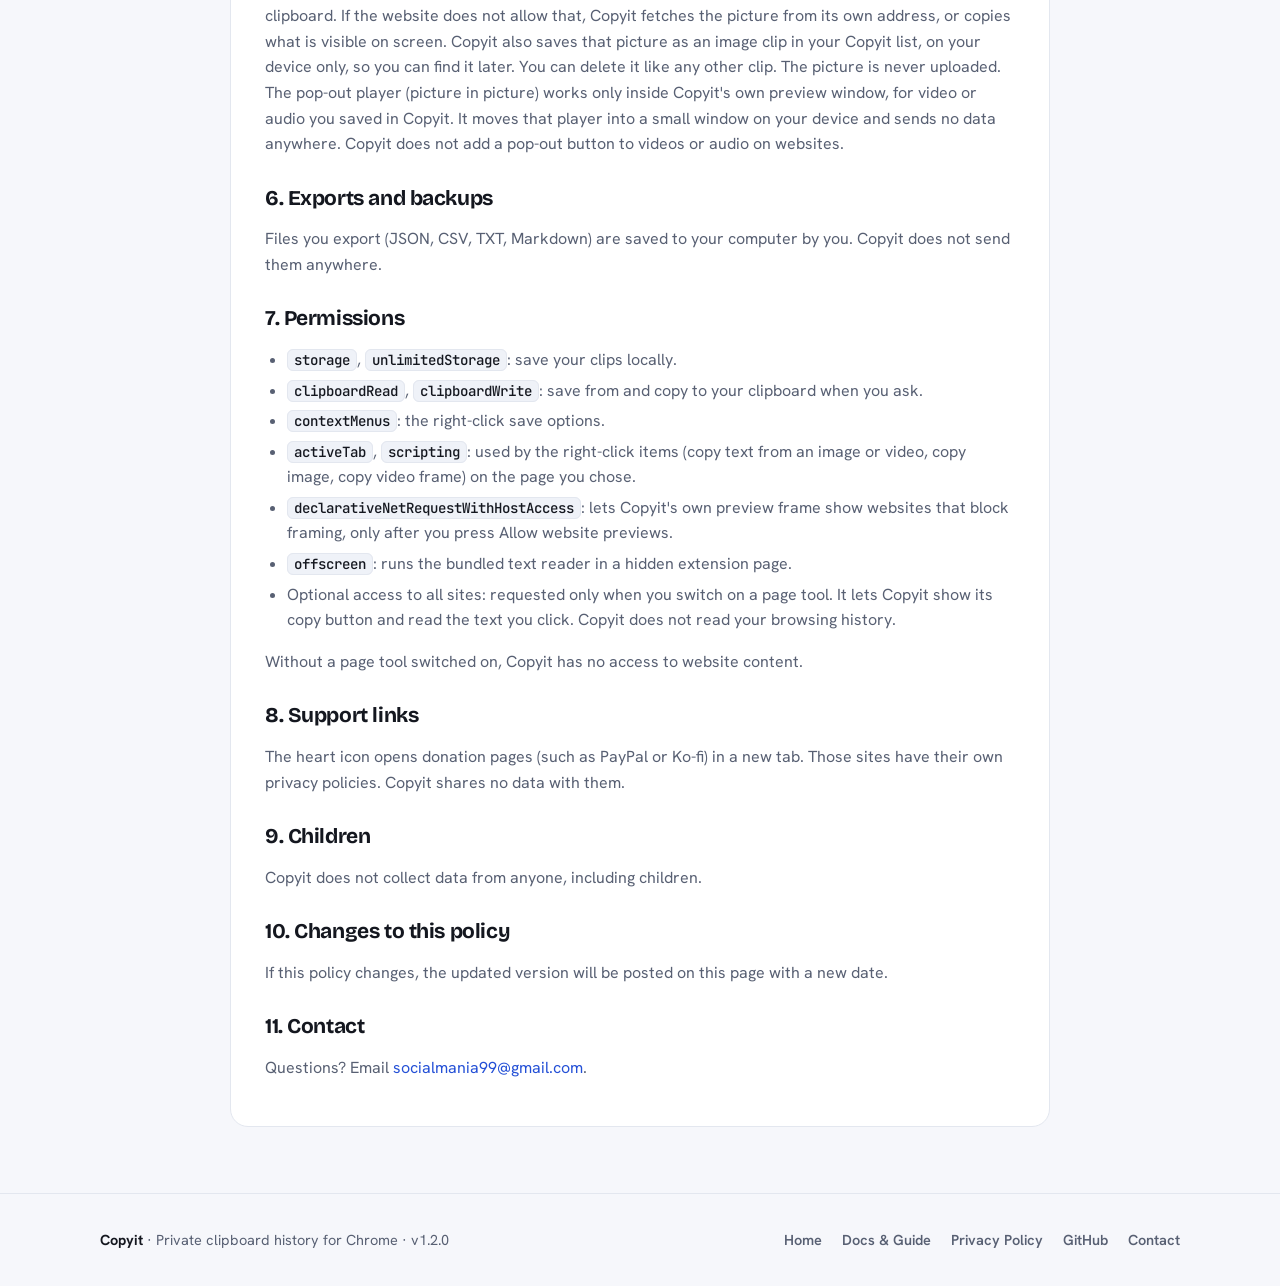
<file: docs/privacy.html>
<!doctype html>
<html lang="en">
<head>
<meta charset="utf-8">
<meta name="viewport" content="width=device-width,initial-scale=1,viewport-fit=cover">
<title>Copyit Privacy Policy</title>
<meta name="description" content="Copyit does not collect, transmit, sell or share any personal data. Everything you save stays on your device.">
<meta name="copyit-build" content="2026-11-21-v1.2.0">
<meta name="theme-color" content="#f6f7fb" media="(prefers-color-scheme: light)">
<meta name="theme-color" content="#0c0e13" media="(prefers-color-scheme: dark)">
<link rel="icon" type="image/png" sizes="32x32" href="favicon-32.png">
<link rel="icon" type="image/png" sizes="16x16" href="favicon-16.png">
<link rel="apple-touch-icon" href="apple-touch-icon.png">
<link rel="canonical" href="https://socialmania99.com/copyit/privacy.html">
<meta property="og:title" content="Copyit Privacy Policy">
<meta property="og:description" content="Copyit does not collect, transmit, sell or share any personal data. Everything you save stays on your device.">
<meta property="og:url" content="https://socialmania99.com/copyit/privacy.html">
<meta property="og:image" content="https://socialmania99.com/copyit/og-image.png">
<meta name="twitter:card" content="summary_large_image">
<link rel="preconnect" href="https://fonts.googleapis.com"><link rel="preconnect" href="https://fonts.gstatic.com" crossorigin>
<link rel="stylesheet" href="https://fonts.googleapis.com/css2?family=Bricolage+Grotesque:opsz,wght@12..96,500..800&family=Hanken+Grotesk:wght@400;500;600;700&family=JetBrains+Mono:wght@400;500&display=swap">
<link rel="stylesheet" href="site.css">
<script>try{var t=localStorage.getItem('copyitSiteTheme');if(t)document.documentElement.dataset.theme=t}catch(e){}</script>
</head>
<body><header class="top"><div class="wrap">
<a class="brand" href="./"><img src="logo.png" alt="" width="32" height="32">Copyit</a>
<nav class="nav" aria-label="Main">
<a href="./">Home</a>
<a href="docs.html" class="keep">Docs &amp; Guide</a><a href="privacy.html" class="on keep">Privacy</a>
<button class="tbtn" id="themeBtn" type="button" aria-label="Switch light or dark"><svg viewBox="0 0 24 24"><circle cx="12" cy="12" r="4"/><path d="M12 2v2M12 20v2M2 12h2M20 12h2M5 5l1.5 1.5M17.5 17.5L19 19M5 19l1.5-1.5M17.5 6.5L19 5"/></svg></button>
<a class="btn pri sm keep" href="https://github.com/Socialmania99/Copyit/releases/latest">Install free</a>
</nav></div></header>

<main class="wrap page"><div class="narrow"><h1>Privacy Policy</h1><p class="meta">Last updated: November 21, 2026 &middot; Copyit 1.2.0</p><div class="prose">
    <p class="sum">Copyit does not collect, transmit, sell or share any personal data. Everything you save stays on your device.</p>

    <h2>1. Data we collect</h2>
    <p>None. The developer receives no data from your use of Copyit. There is no account, no analytics, no advertising and no tracking.</p>

    <h2>2. Data stored on your device</h2>
    <p>The text, links, code, images, videos, tags, folders and settings you save are stored locally in your browser using Chrome's storage (<code>chrome.storage.local</code>). They stay on your device. They are never uploaded to the developer or to any third party. Your preferences (Light, Dark or Auto, and your chosen colour) are stored locally in the same way. Removing the extension, or using "Clear all clips", deletes them.</p>

    <h2>3. Clipboard access</h2>
    <p>Copyit reads your clipboard only when you press "Save clipboard" or paste into Copyit. It does not monitor the clipboard in the background. It writes to your clipboard only when you press Copy or use a "Copy as" option.</p>

    <h2>4. Optional link preview</h2>
    <p>When you open a YouTube link in the Preview window, Copyit shows a small player page from socialmania99.com, which loads the video from YouTube. This happens only when you press Preview on a YouTube link. Nothing else is sent.</p>
    <p>If "Preview links on hover" is turned on, Copyit loads the page, image or video thumbnail that a link points to. This sends a normal web request to that site (for example YouTube, for a thumbnail). You can turn this off in Settings for zero network requests.</p>

    <h2>5. Scan to open</h2>
    <p>QR codes are generated on your device. Nothing is uploaded.</p>

    <h2>5a. Page tools (optional, off by default)</h2>
    <p>"Click to copy" and "Copy text from images &amp; videos" are off until you switch them on. When you do, Chrome asks you once to let Copyit work on websites; turning both switches off gives that permission back. With a tool on, Copyit looks at a page only when you hover or click, to find the text you chose. Text you copy goes to your clipboard and, if you leave the option on, into your Copyit list on this device.</p>
    <p>To read text in an image or video, Copyit takes a picture of the visible part of the tab and reads it with an OCR engine that is bundled inside the extension. The picture and the text are processed on your device, are not saved unless you copy the text into your list, and are never uploaded.</p>

    <h2>5c. Preview window, copy image, pop-out player</h2>
    <p>When you open a web link in the Preview window, the page is loaded in a frame inside Copyit, straight from that website, like opening it in a tab. Only if you press "Allow website previews", Copyit removes that website's "do not show in a frame" headers for Copyit's own preview frame and for no other page. Nothing is sent to the developer.</p>
    <p>"Copy image directly" and "Copy video frame" read the picture you right-clicked and put it on your clipboard. If the website does not allow that, Copyit fetches the picture from its own address, or copies what is visible on screen. Copyit also saves that picture as an image clip in your Copyit list, on your device only, so you can find it later. You can delete it like any other clip. The picture is never uploaded. The pop-out player (picture in picture) works only inside Copyit's own preview window, for video or audio you saved in Copyit. It moves that player into a small window on your device and sends no data anywhere. Copyit does not add a pop-out button to videos or audio on websites.</p>
    <h2>6. Exports and backups</h2>
    <p>Files you export (JSON, CSV, TXT, Markdown) are saved to your computer by you. Copyit does not send them anywhere.</p>

    <h2>7. Permissions</h2>
    <ul>
      <li><code>storage</code>, <code>unlimitedStorage</code>: save your clips locally.</li>
      <li><code>clipboardRead</code>, <code>clipboardWrite</code>: save from and copy to your clipboard when you ask.</li>
      <li><code>contextMenus</code>: the right-click save options.</li>
      <li><code>activeTab</code>, <code>scripting</code>: used by the right-click items (copy text from an image or video, copy image, copy video frame) on the page you chose.</li>
      <li><code>declarativeNetRequestWithHostAccess</code>: lets Copyit's own preview frame show websites that block framing, only after you press Allow website previews.</li>
      <li><code>offscreen</code>: runs the bundled text reader in a hidden extension page.</li>
      <li>Optional access to all sites: requested only when you switch on a page tool. It lets Copyit show its copy button and read the text you click. Copyit does not read your browsing history.</li>
    </ul>
    <p>Without a page tool switched on, Copyit has no access to website content.</p>

    <h2>8. Support links</h2>
    <p>The heart icon opens donation pages (such as PayPal or Ko-fi) in a new tab. Those sites have their own privacy policies. Copyit shares no data with them.</p>

    <h2>9. Children</h2>
    <p>Copyit does not collect data from anyone, including children.</p>

    <h2>10. Changes to this policy</h2>
    <p>If this policy changes, the updated version will be posted on this page with a new date.</p>

    <h2>11. Contact</h2>
    <p>Questions? Email <a href="mailto:socialmania99@gmail.com">socialmania99@gmail.com</a>.</p>
  </div></div></main>
<footer><div class="wrap"><div><b style="color:var(--ink)">Copyit</b> &middot; Private clipboard history for Chrome &middot; v1.2.0</div>
<nav><a href="./">Home</a><a href="docs.html">Docs &amp; Guide</a><a href="privacy.html">Privacy Policy</a><a href="https://github.com/Socialmania99/Copyit">GitHub</a><a href="mailto:socialmania99@gmail.com">Contact</a></nav></div></footer>
<script>
(function(){var r=document.documentElement,b=document.getElementById('themeBtn');
function cur(){return r.dataset.theme||(matchMedia('(prefers-color-scheme: dark)').matches?'dark':'light')}
if(b)b.addEventListener('click',function(){var n=cur()==='dark'?'light':'dark';r.dataset.theme=n;try{localStorage.setItem('copyitSiteTheme',n)}catch(e){}});
document.querySelectorAll('[data-copy]').forEach(function(x){x.addEventListener('click',function(){var v=x.dataset.copy,l=x.querySelector('span');function ok(){if(l){var o=l.textContent;l.textContent='Copied';setTimeout(function(){l.textContent=o},1400)}}
if(navigator.clipboard)navigator.clipboard.writeText(v).then(ok,ok);else ok()})});
})();
</script>
</body></html>
</file>
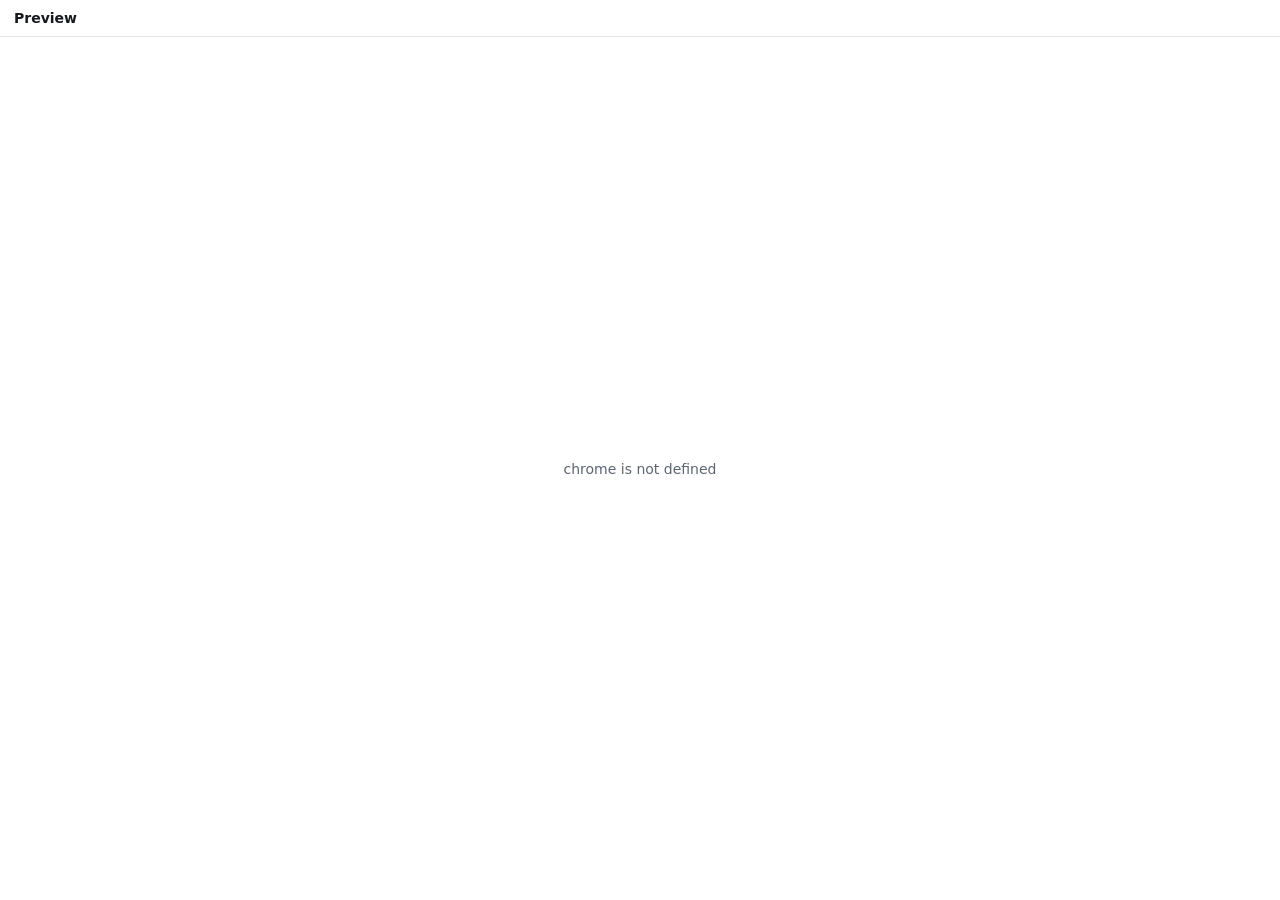
<file: extension/viewer.html>
<!doctype html>
<html lang="en">
<head>
<meta charset="utf-8">
<meta name="viewport" content="width=device-width,initial-scale=1">
<title>Copyit preview</title>
<script src="theme.js"></script>
<script src="i18n-data.js"></script><script src="i18n.js"></script>
<link rel="stylesheet" href="style.css">
</head>
<body class="viewer">
<header class="lb-bar">
  <div class="lb-title"><b id="vTitle">Preview</b><small id="vSub"></small></div>
  <span class="spacer"></span>
  <button class="btn sm" id="vOpen" hidden>Open in new tab</button>
  <button class="btn sm" id="vDl" hidden>Download</button>
  <button class="btn sm" id="vCopy" hidden>Copy</button>
</header>
<main id="vBody" class="lb-body"><p class="v-msg">Loading…</p></main>
<div id="vToast" role="status"></div>
<script src="lib.js"></script>
<script src="viewer.js"></script>
</body>
</html>
</file>
<file: docs/site.css>
/* Copyit website: shared by index, docs and privacy. Light/dark follows the system, with a manual switch. */
:root{--display:"Bricolage Grotesque","Hanken Grotesk",system-ui,sans-serif;--body:"Hanken Grotesk","Segoe UI",system-ui,-apple-system,sans-serif;--mono:"JetBrains Mono",ui-monospace,Menlo,Consolas,monospace;
--bg:#f6f7fb;--surface:#fff;--ink:#14171f;--muted:#586073;--faint:#8b93a3;--line:#e3e7ef;--field:#eff2f8;--accent:#2f5fe8;--accent-ink:#2450d6;--on:#fff;--soft:#e9efff;--shadow:0 18px 50px -18px rgba(30,50,120,.28);--grad:linear-gradient(135deg,#2f5fe8,#7c4dff);color-scheme:light}
@media(prefers-color-scheme:dark){:root:not([data-theme=light]){--bg:#0c0e13;--surface:#151922;--ink:#eef0f6;--muted:#a3abbb;--faint:#6d7587;--line:#262b37;--field:#1c212b;--accent:#6f92ff;--accent-ink:#9db4ff;--soft:#1b2440;--shadow:0 18px 50px -18px rgba(0,0,0,.7);color-scheme:dark}}
:root[data-theme=dark]{--bg:#0c0e13;--surface:#151922;--ink:#eef0f6;--muted:#a3abbb;--faint:#6d7587;--line:#262b37;--field:#1c212b;--accent:#6f92ff;--accent-ink:#9db4ff;--soft:#1b2440;--shadow:0 18px 50px -18px rgba(0,0,0,.7);color-scheme:dark}
*{box-sizing:border-box}html{scroll-behavior:smooth;scroll-padding-top:84px}
body{margin:0;background:var(--bg);color:var(--ink);font:16px/1.6 var(--body);-webkit-font-smoothing:antialiased}
a{color:var(--accent-ink);text-decoration:none}a:hover{text-decoration:underline}
img{max-width:100%;height:auto;display:block}
.wrap{max-width:1120px;margin:0 auto;padding:0 20px}
h1,h2,h3{font-family:var(--display);line-height:1.12;letter-spacing:-.02em;margin:0}
/* header */
.top{position:sticky;top:0;z-index:50;background:color-mix(in srgb,var(--bg) 86%,transparent);backdrop-filter:blur(14px);border-bottom:1px solid var(--line)}
.top .wrap{display:flex;align-items:center;gap:18px;height:64px}
.brand{display:flex;align-items:center;gap:10px;font:700 20px var(--display);color:var(--ink)}.brand img{width:32px;height:32px;border-radius:9px}.brand:hover{text-decoration:none}
.nav{display:flex;gap:4px;margin-left:auto;align-items:center}
.nav a{color:var(--muted);font-weight:600;font-size:14.5px;padding:8px 12px;border-radius:10px}.nav a:hover{background:var(--field);color:var(--ink);text-decoration:none}.nav a.on{color:var(--ink);background:var(--field)}
.tbtn{width:38px;height:38px;border-radius:10px;border:1px solid var(--line);background:var(--surface);color:var(--ink);display:grid;place-items:center;cursor:pointer}.tbtn svg{width:18px;height:18px;stroke:currentColor;fill:none;stroke-width:2;stroke-linecap:round;stroke-linejoin:round}
.btn{display:inline-flex;align-items:center;gap:8px;padding:12px 22px;border-radius:12px;font-weight:700;font-size:15px;border:1px solid var(--line);background:var(--surface);color:var(--ink);cursor:pointer}.btn:hover{text-decoration:none;border-color:var(--accent)}
.btn.pri{background:var(--accent);border-color:var(--accent);color:var(--on);box-shadow:0 10px 24px -8px color-mix(in srgb,var(--accent) 70%,transparent)}.btn.pri:hover{filter:brightness(1.08)}
.btn.sm{padding:8px 14px;font-size:14px;border-radius:10px}
.btn svg{width:18px;height:18px;stroke:currentColor;fill:none;stroke-width:2;stroke-linecap:round;stroke-linejoin:round}
/* hero */
.hero{padding:64px 0 36px}.hero .wrap{display:grid;grid-template-columns:1.02fr 1fr;gap:44px;align-items:center}
.pill{display:inline-flex;gap:8px;align-items:center;padding:6px 14px;border-radius:99px;background:var(--soft);color:var(--accent-ink);font-weight:700;font-size:13px}
.hero h1{font-size:clamp(38px,5.4vw,62px);margin:18px 0 16px}.hero h1 em{font-style:normal;background:var(--grad);-webkit-background-clip:text;color:transparent}
.lede{font-size:18.5px;color:var(--muted);max-width:520px;margin:0 0 26px}
.cta{display:flex;gap:12px;flex-wrap:wrap}.chips{display:flex;gap:18px;flex-wrap:wrap;margin-top:22px;color:var(--muted);font-size:14px;font-weight:600}.chips span{display:flex;gap:7px;align-items:center}.chips svg{width:16px;height:16px;stroke:var(--accent);fill:none;stroke-width:2.4;stroke-linecap:round;stroke-linejoin:round}
.mock{position:relative}.frame{border-radius:16px;overflow:hidden;border:1px solid var(--line);background:var(--surface);box-shadow:var(--shadow)}
.frame .bar{display:flex;gap:6px;padding:10px 12px;background:var(--field);border-bottom:1px solid var(--line)}.frame .bar i{width:10px;height:10px;border-radius:50%;background:var(--faint);opacity:.45}
.frame img{width:100%;height:auto}
.float{position:absolute;right:-14px;bottom:-34px;width:46%;border-radius:14px;overflow:hidden;border:1px solid var(--line);box-shadow:var(--shadow);transform:rotate(2deg)}
/* sections */
section{padding:56px 0}.sh{max-width:640px;margin:0 auto 34px;text-align:center}.sh h2{font-size:clamp(28px,3.6vw,38px)}.sh p{color:var(--muted);margin:12px 0 0}
.kick{display:block;font:700 12.5px var(--body);letter-spacing:.12em;text-transform:uppercase;color:var(--accent-ink);margin-bottom:10px}
.facts{display:grid;grid-template-columns:repeat(4,1fr);gap:14px;padding:30px 0 6px}.fact{background:var(--surface);border:1px solid var(--line);border-radius:16px;padding:18px 20px}.fact b{display:block;font:800 26px var(--display);letter-spacing:-.02em}.fact span{color:var(--muted);font-size:14px}
.grid{display:grid;grid-template-columns:repeat(4,1fr);gap:14px}
.card{background:var(--surface);border:1px solid var(--line);border-radius:16px;padding:20px;transition:transform .2s,box-shadow .2s,border-color .2s}.card:hover{transform:translateY(-3px);box-shadow:var(--shadow);border-color:color-mix(in srgb,var(--accent) 45%,var(--line))}
.card i{display:grid;place-items:center;width:42px;height:42px;border-radius:12px;background:var(--soft);color:var(--accent-ink);margin-bottom:14px}.card i svg{width:22px;height:22px;stroke:currentColor;fill:none;stroke-width:1.9;stroke-linecap:round;stroke-linejoin:round}
.card h3{font-size:17px;margin-bottom:6px;letter-spacing:-.01em}.card p{margin:0;color:var(--muted);font-size:14.5px;line-height:1.5}
.new{font:800 10px var(--body);letter-spacing:.06em;background:var(--accent);color:var(--on);border-radius:6px;padding:2px 6px;margin-left:6px;vertical-align:2px}
.split{display:grid;grid-template-columns:1fr 1.15fr;gap:40px;align-items:center;margin-bottom:46px}.split.rev{grid-template-columns:1.15fr 1fr}.split.rev .txt{order:2}
.split h3{font-size:28px;margin-bottom:12px}.split p{color:var(--muted);margin:0 0 14px}.split ul{margin:0 0 18px;padding:0;list-style:none;display:grid;gap:8px}.split li{display:flex;gap:10px;color:var(--ink);font-weight:500}.split li:before{content:"";flex:none;width:18px;height:18px;margin-top:3px;border-radius:50%;background:var(--soft) url("data:image/svg+xml,%3Csvg xmlns='http://www.w3.org/2000/svg' viewBox='0 0 24 24' fill='none' stroke='%232f5fe8' stroke-width='3.2' stroke-linecap='round' stroke-linejoin='round'%3E%3Cpath d='M5 12l5 5 9-10'/%3E%3C/svg%3E") center/12px no-repeat}
.steps{display:grid;grid-template-columns:repeat(3,1fr);gap:16px;counter-reset:s}.step{position:relative;background:var(--surface);border:1px solid var(--line);border-radius:16px;padding:24px 22px 22px;counter-increment:s}.step:before{content:counter(s);display:grid;place-items:center;width:34px;height:34px;border-radius:50%;background:var(--grad);color:#fff;font:800 16px var(--display);margin-bottom:14px}.step h3{font-size:18px;margin-bottom:6px}.step p{margin:0;color:var(--muted);font-size:14.5px}
.band{background:var(--surface);border:1px solid var(--line);border-radius:22px;padding:34px;display:grid;grid-template-columns:1.1fr 1fr;gap:30px;align-items:center;box-shadow:var(--shadow)}
.band h2{font-size:30px;margin-bottom:10px}.band p{color:var(--muted);margin:0 0 18px}
.vid{position:relative;display:block;border-radius:16px;overflow:hidden;aspect-ratio:16/9;background:#0c0e13 url(shot-preview.jpg) center/cover;border:1px solid var(--line)}.vid:after{content:"";position:absolute;inset:0;background:rgba(8,10,20,.45)}.vid span{position:absolute;inset:0;z-index:2;display:grid;place-items:center}.vid b{display:grid;place-items:center;width:68px;height:68px;border-radius:50%;background:#fff;color:#14171f;box-shadow:0 10px 30px rgba(0,0,0,.4)}.vid svg{width:28px;height:28px;fill:currentColor;margin-left:4px}.vid:hover{text-decoration:none}.vid:hover b{transform:scale(1.08)}
.priv{display:grid;grid-template-columns:repeat(3,1fr);gap:14px}.priv .card h3{display:flex;gap:8px;align-items:center}
details{background:var(--surface);border:1px solid var(--line);border-radius:14px;margin-bottom:10px}summary{cursor:pointer;list-style:none;font-weight:700;padding:16px 20px;display:flex;justify-content:space-between;gap:16px;align-items:center}summary::-webkit-details-marker{display:none}summary:after{content:"+";font:500 24px/1 var(--body);color:var(--accent-ink);transition:transform .2s}details[open] summary:after{transform:rotate(45deg)}details p{margin:0;padding:0 20px 18px;color:var(--muted)}
.faq{max-width:780px;margin:0 auto}
.sup{display:flex;flex-wrap:wrap;gap:10px;justify-content:center}.sup .btn{gap:10px}.sup code{font:500 12.5px var(--mono);color:var(--muted)}
.final{text-align:center;padding:60px 20px;border-radius:26px;background:var(--grad);color:#fff;box-shadow:var(--shadow)}.final h2{font-size:clamp(28px,4vw,42px);margin-bottom:10px}.final p{opacity:.9;margin:0 0 24px}.final .btn{background:#fff;color:#14171f;border-color:#fff}
.final .btn.ghost{background:transparent;color:#fff;border-color:rgba(255,255,255,.55)}
/* footer */
footer{border-top:1px solid var(--line);margin-top:56px;padding:34px 0;color:var(--muted);font-size:14.5px}footer .wrap{display:flex;flex-wrap:wrap;gap:16px 30px;justify-content:space-between;align-items:center}footer nav{display:flex;gap:20px;flex-wrap:wrap}footer a{color:var(--muted);font-weight:600}footer a:hover{color:var(--ink)}
/* doc pages */
.page{padding:44px 0 10px}.page h1{font-size:clamp(32px,4.4vw,46px);margin-bottom:8px}.page .meta{color:var(--muted);margin:0 0 26px}
.doc{display:grid;grid-template-columns:250px 1fr;gap:34px;align-items:start}
.toc{position:sticky;top:84px;background:var(--surface);border:1px solid var(--line);border-radius:16px;padding:12px;max-height:calc(100vh - 110px);overflow:auto}.toc b{display:block;font:700 12px var(--body);letter-spacing:.1em;text-transform:uppercase;color:var(--faint);padding:6px 10px}
.toc a{display:block;padding:8px 10px;border-radius:9px;color:var(--muted);font-weight:600;font-size:14.5px}.toc a:hover{background:var(--field);color:var(--ink);text-decoration:none}
.prose{background:var(--surface);border:1px solid var(--line);border-radius:18px;padding:12px 34px 30px}.prose section{padding:24px 0;border-bottom:1px solid var(--line)}.prose section:last-child{border:0}
.prose h2{font-size:25px;margin-bottom:12px}.prose h3{font-size:18px;margin:18px 0 6px}.prose p,.prose li{color:var(--muted)}.prose b{color:var(--ink)}.prose ul,.prose ol{padding-left:22px}.prose li{margin:5px 0}
.prose code,.prose kbd{font:500 .88em var(--mono);background:var(--field);border:1px solid var(--line);border-radius:6px;padding:1px 6px;color:var(--ink)}
.prose table{width:100%;border-collapse:collapse;margin:10px 0}.prose th,.prose td{text-align:left;padding:10px 12px;border-bottom:1px solid var(--line);font-size:14.5px;vertical-align:top}.prose th{color:var(--ink)}
.sum{background:var(--soft);border:1px solid color-mix(in srgb,var(--accent) 30%,var(--line));border-radius:14px;padding:16px 20px;color:var(--ink);font-weight:600;margin-bottom:6px}
.narrow{max-width:820px;margin:0 auto}
@media(max-width:900px){.hero .wrap,.split,.split.rev,.band{grid-template-columns:1fr}.split.rev .txt{order:0}.grid{grid-template-columns:repeat(2,1fr)}.facts{grid-template-columns:repeat(2,1fr)}.steps,.priv{grid-template-columns:1fr}.doc{grid-template-columns:1fr}.toc{position:static;max-height:none}.toc div{display:flex;flex-wrap:wrap;gap:4px}.float{display:none}.hero{padding-top:36px}}
@media(max-width:620px){.nav a:not(.keep){display:none}.grid{grid-template-columns:1fr}.prose{padding:6px 18px 20px}.band{padding:22px}footer .wrap{flex-direction:column;align-items:flex-start}}
@media(prefers-reduced-motion:reduce){*{transition:none!important;scroll-behavior:auto!important}}
.prose>h2{margin:30px 0 10px;font-size:21px}.prose>h2:first-of-type{margin-top:22px}
.nav a{white-space:nowrap}
@media(max-width:620px){.nav .btn.pri{display:none}.brand{font-size:18px}.top .wrap{gap:8px}.nav a.keep{padding:8px 8px;font-size:14px}.hero h1{font-size:38px}}
</file>
<file: extension/style.css>
/* ───────────── Copyit · design tokens ───────────── */
/* Default theme: "Coral" (soft raised cards, coral accent). Alt theme: "Aurora" (purple). */
:root{
  --bg:#f2f0f0; --ink:#1d1b1c; --muted:#77706f; --faint:#a39c9b;
  --card:rgba(247,245,245,.9); --card-solid:#f8f6f6; --card-edge:rgba(255,255,255,.95); --line:rgba(60,30,25,.09);
  --field:#fbfafa; --hover:rgba(242,82,58,.09);
  --accent:#f2523a; --accent-soft:#ff9a85; --accent-rgb:242,82,58;
  --rose:#e11d48; --gold:#f59e0b; --green:#10b981;
  --violet:var(--accent); --indigo:var(--accent); --on:#fff;
  --g1:#ff7a59; --g2:#f6573b; --g3:#e0391f;
  --grad:linear-gradient(135deg,var(--g1) 0%,var(--g2) 55%,var(--g3) 100%);
  --grad2:linear-gradient(315deg,var(--g1),var(--g3));
  --grad4:linear-gradient(135deg,#64748b,#1e293b);
  --b1:#ff8a6b; --b2:#ffc2a8; --b3:#ffd9c9;
  --shadow:7px 7px 18px rgba(150,120,115,.20),-6px -6px 16px rgba(255,255,255,.95);
  --ease:cubic-bezier(.2,.8,.2,1);
  --font:Ubuntu,"Inter","Segoe UI",system-ui,-apple-system,sans-serif;
  color-scheme:light;
}
:root[data-mode=dark]{
    --bg:#141112; --ink:#f4eeee; --muted:#b0a5a4; --faint:#7d7372;
    --card:rgba(36,31,32,.88); --card-solid:#231f20; --card-edge:rgba(255,255,255,.07); --line:rgba(255,255,255,.08);
    --field:rgba(255,255,255,.06); --hover:rgba(255,140,110,.13);
    --shadow:0 1px 2px rgba(0,0,0,.35),0 12px 30px -12px rgba(0,0,0,.65);
    --b1:#c2410c; --b2:#9a3412; --b3:#7c2d12;
    color-scheme:dark;
}
@media (prefers-color-scheme:dark){
  :root:not([data-mode]){
    --bg:#141112; --ink:#f4eeee; --muted:#b0a5a4; --faint:#7d7372;
    --card:rgba(36,31,32,.88); --card-solid:#231f20; --card-edge:rgba(255,255,255,.07); --line:rgba(255,255,255,.08);
    --field:rgba(255,255,255,.06); --hover:rgba(255,140,110,.13);
    --shadow:0 1px 2px rgba(0,0,0,.35),0 12px 30px -12px rgba(0,0,0,.65);
    --b1:#c2410c; --b2:#9a3412; --b3:#7c2d12;
    color-scheme:dark;
  }
}
:root[data-theme=aurora]{
  --accent:#7c3aed; --accent-soft:#a78bfa; --accent-rgb:124,58,237;
  --g1:#e11d48; --g2:#a21caf; --g3:#4338ca;
  --grad2:linear-gradient(135deg,#8b5cf6,#4338ca); --grad4:linear-gradient(135deg,#06b6d4,#4f46e5);
  --b1:#f43f5e; --b2:#8b5cf6; --b3:#60a5fa;
}
:root[data-theme=aurora][data-mode=light]{--bg:#e9ebf3;--card:rgba(255,255,255,.74);--card-solid:#fbfaff;--field:rgba(255,255,255,.9);--ink:#12131c;--muted:#666b80;--faint:#9096aa;--hover:rgba(90,70,200,.08);--shadow:0 1px 2px rgba(20,22,60,.05),0 10px 28px -10px rgba(70,40,140,.22)}
@media (prefers-color-scheme:light){:root[data-theme=aurora]:not([data-mode]){--bg:#e9ebf3;--card:rgba(255,255,255,.74);--card-solid:#fbfaff;--field:rgba(255,255,255,.9);--ink:#12131c;--muted:#666b80;--faint:#9096aa;--hover:rgba(90,70,200,.08);--shadow:0 1px 2px rgba(20,22,60,.05),0 10px 28px -10px rgba(70,40,140,.22)}}
/* ── 10 gradient themes (from the palette): g1→g3 = gradient, accent = readable ink, on = text colour on gradient ── */
:root[data-theme=ruby]{--g1:#ff5a5a;--g2:#d93c43;--g3:#b3262e;--accent:#d02f3a;--accent-rgb:208,47,58;--accent-soft:#ff8a8a;--on:#fff;--b1:#ff6b6b;--b2:#ff9a9a;--b3:#ffc4c4}
:root[data-theme=sunset]{--g1:#ffd15c;--g2:#ff8fa0;--g3:#ff55d0;--accent:#d9339a;--accent-rgb:217,51,154;--accent-soft:#ff8fc8;--on:#2b1030;--b1:#ffd15c;--b2:#ff8fa0;--b3:#ff55d0}
:root[data-theme=mint]{--g1:#5ae8c3;--g2:#36bfa8;--g3:#1f9e91;--accent:#12877b;--accent-rgb:18,135,123;--accent-soft:#7ee8cf;--on:#05302c;--b1:#5ae8c3;--b2:#7fdcc9;--b3:#b5f0e0}
:root[data-theme=ocean]{--g1:#4aa5d6;--g2:#2f6aa8;--g3:#1f2a7a;--accent:#2a5fb0;--accent-rgb:42,95,176;--accent-soft:#7fb8e6;--on:#fff;--b1:#4aa5d6;--b2:#2f6aa8;--b3:#6a8dff}
:root[data-theme=sky]{--g1:#a9d8ff;--g2:#86aeff;--g3:#6a8dff;--accent:#3b63e0;--accent-rgb:59,99,224;--accent-soft:#a9c4ff;--on:#0e1b4d;--b1:#a9d8ff;--b2:#86aeff;--b3:#cfe6ff}
:root[data-theme=orchid]{--g1:#9b45f5;--g2:#c04fd0;--g3:#f25aa8;--accent:#a23fe0;--accent-rgb:162,63,224;--accent-soft:#c79bf7;--on:#fff;--b1:#9b45f5;--b2:#f25aa8;--b3:#c79bf7}
:root[data-theme=lime]{--g1:#3fb95f;--g2:#9fd55a;--g3:#f0f550;--accent:#2f8f45;--accent-rgb:47,143,69;--accent-soft:#9fe0a8;--on:#10300f;--b1:#3fb95f;--b2:#c4ec5a;--b3:#f0f550}
:root[data-theme=honey]{--g1:#ffd04d;--g2:#fcb853;--g3:#f9a15a;--accent:#b86f02;--accent-rgb:184,111,2;--accent-soft:#ffd98a;--on:#3b2300;--b1:#ffd04d;--b2:#fbb45a;--b3:#ffe9a8}
:root[data-theme=flame]{--g1:#ffa63d;--g2:#f56a22;--g3:#e8190a;--accent:#dc3f0e;--accent-rgb:220,63,14;--accent-soft:#ffb26b;--on:#fff;--b1:#ffa63d;--b2:#f56a22;--b3:#ff7a59}
:root[data-theme=aqua]{--g1:#5af5ff;--g2:#52d5ff;--g3:#4ab8ff;--accent:#0a8fc4;--accent-rgb:10,143,196;--accent-soft:#8ae6ff;--on:#052b3a;--b1:#5af5ff;--b2:#4ab8ff;--b3:#a6f0ff}
:root[data-theme=custom]{--accent:var(--acc-l)}
:root[data-mode=dark][data-theme]{--accent:var(--accent-soft)}
@media (prefers-color-scheme:dark){:root:not([data-mode])[data-theme]{--accent:var(--accent-soft)}}
::view-transition-old(root),::view-transition-new(root){animation:none;mix-blend-mode:normal}
#lg stop:nth-child(1),#eg stop:nth-child(1){stop-color:var(--g1)}
#lg stop:nth-child(2),#eg stop:nth-child(2){stop-color:var(--g2)}
#lg stop:nth-child(3),#eg stop:nth-child(3){stop-color:var(--g3)}
.logo path{stroke:var(--accent)}

*{box-sizing:border-box}
body{margin:0;color:var(--ink);font:14px/1.45 var(--font);background:var(--bg);-webkit-font-smoothing:antialiased}
h1,h2,h3,p{margin:0}
p{color:var(--muted)}
button{font:inherit;color:inherit;background:none;border:0;padding:0;cursor:pointer}
input,textarea,select{font:inherit;color:var(--ink)}
.spacer{flex:1}

/* inline icons */
.i{width:16px;height:16px;fill:none;stroke:currentColor;stroke-width:2;stroke-linecap:round;stroke-linejoin:round;flex:none}
.i.xs{width:12px;height:12px}

/* ───────────── animated aurora backdrop ───────────── */
.aurora{position:fixed;inset:0;z-index:-1;overflow:hidden;background:var(--bg)}
.aurora i{position:absolute;border-radius:50%;filter:blur(70px);opacity:.55;animation:drift 18s ease-in-out infinite alternate}
.aurora i:nth-child(1){width:320px;height:320px;background:var(--b1);top:-130px;right:-90px}
.aurora i:nth-child(2){width:300px;height:300px;background:var(--b2);bottom:-120px;left:-100px;animation-duration:23s;animation-delay:-7s}
.aurora i:nth-child(3){width:220px;height:220px;background:var(--b3);top:42%;left:46%;opacity:.35;animation-duration:27s;animation-delay:-3s}
.dashboard .aurora i:nth-child(1){width:560px;height:560px;top:-220px;right:-120px}
.dashboard .aurora i:nth-child(2){width:520px;height:520px}
.dashboard .aurora i:nth-child(3){width:380px;height:380px}
:root[data-mode=dark] .aurora i{opacity:.28}:root[data-mode=dark] .aurora i:nth-child(3){opacity:.2}
@media (prefers-color-scheme:dark){:root:not([data-mode]) .aurora i{opacity:.28}:root:not([data-mode]) .aurora i:nth-child(3){opacity:.2}}
@keyframes drift{0%{transform:translate(0,0) scale(1)}50%{transform:translate(-50px,40px) scale(1.15)}100%{transform:translate(40px,-30px) scale(.95)}}

/* ───────────── buttons ───────────── */
.btn{position:relative;display:inline-flex;align-items:center;justify-content:center;gap:7px;padding:9px 14px;border-radius:12px;font-weight:600;font-size:13px;white-space:nowrap;
  background:var(--card);border:1px solid var(--card-edge);box-shadow:var(--shadow);transition:transform .22s var(--ease),box-shadow .22s,background .2s}
.btn:hover{transform:translateY(-1px);background:var(--field)}
.btn:active{transform:scale(.96)}
.btn.sm{padding:6px 11px;font-size:12.5px;border-radius:10px;gap:6px}
.btn.primary{color:var(--on);border-color:transparent;background:var(--grad);background-size:200% 100%;background-origin:border-box;overflow:hidden;isolation:isolate}
.btn.primary:hover{background-position:100% 0;box-shadow:0 12px 26px -8px rgba(var(--accent-rgb),.65)}
.btn.primary::after{content:"";position:absolute;inset:0;z-index:-1;background:linear-gradient(100deg,transparent 30%,rgba(255,255,255,.42) 50%,transparent 70%);transform:translateX(-130%)}
.btn.primary:hover::after{transform:translateX(130%);transition:transform .7s var(--ease)}
.btn .spin{display:none;width:14px;height:14px;border-radius:50%;border:2px solid rgba(255,255,255,.4);border-top-color:currentColor;animation:spin .7s linear infinite}
.btn.loading .spin{display:block}.btn.loading .i{display:none}
@keyframes spin{to{transform:rotate(360deg)}}

/* icon buttons */
.ib{position:relative;display:inline-flex;align-items:center;justify-content:center;gap:0;height:30px;min-width:30px;padding:0 7px;border-radius:9px;color:var(--muted);overflow:hidden;
  transition:background .18s,color .18s,transform .18s var(--ease)}
.ib:hover{background:var(--hover);color:var(--ink)}
.ib:active{transform:scale(.88)}
.ib.lg{width:38px;height:38px;border-radius:12px;background:var(--card);border:1px solid var(--card-edge);box-shadow:var(--shadow)}
.ib.lg:hover{transform:translate(2px,-2px) rotate(8deg)}
.ib.on{color:var(--gold)}
.ib.on .i{fill:currentColor}
.ib[data-action=pin].on{color:var(--violet)}
.ib[data-action=pin].on .i{fill:currentColor;fill-opacity:.25}
.ib.pop .i{animation:pop .55s var(--ease)}
.ib[data-action=pin].pop .i{animation:wiggle .6s var(--ease)}
@keyframes pop{0%{transform:scale(1)}35%{transform:scale(1.65) rotate(-14deg)}70%{transform:scale(.9)}100%{transform:scale(1)}}
@keyframes wiggle{0%{transform:rotate(0)}25%{transform:rotate(-28deg) scale(1.2)}55%{transform:rotate(14deg)}100%{transform:rotate(0)}}
.ib.danger:hover{background:rgba(225,29,72,.12);color:var(--rose)}
.ib .ask{max-width:0;opacity:0;font-size:12px;font-weight:700;white-space:nowrap;transition:max-width .25s var(--ease),opacity .2s,margin .25s}
.ib.arm{background:var(--rose);color:#fff}
.ib.arm .ask{max-width:60px;opacity:1;margin-left:5px}

/* ───────────── header ───────────── */
.top{display:flex;align-items:center;justify-content:space-between;gap:12px;padding:16px 18px 12px;animation:fade .5s var(--ease) both}
.brand{display:flex;align-items:center;gap:12px;min-width:0}
.logo{position:relative;width:42px;height:42px;flex:none;filter:drop-shadow(0 8px 12px rgba(var(--accent-rgb),.35));animation:float 4.5s ease-in-out infinite}
.logo svg{display:block;width:100%;height:100%}
.logo::after{content:"";position:absolute;inset:0;border-radius:13px;border:2px solid var(--g2);opacity:0;animation:ring 3.2s ease-out infinite}
.logo.big{width:76px;height:76px}
.logo.big::after{border-radius:19px}
@keyframes float{0%,100%{transform:translateY(0) rotate(-3deg)}50%{transform:translateY(-4px) rotate(3deg)}}
@keyframes ring{0%{transform:scale(1);opacity:.55}70%,100%{transform:scale(1.5);opacity:0}}
h1{font-size:19px;font-weight:700;letter-spacing:-.01em;line-height:1.15}
.top p{display:flex;align-items:center;gap:5px;font-size:12px;margin-top:3px}
@keyframes fade{from{opacity:0;transform:translateY(-8px)}to{opacity:1;transform:none}}

/* ───────────── search / toolbar ───────────── */
.toolbar{display:flex;align-items:center;gap:10px;padding:4px 18px 10px;animation:fade .5s .06s var(--ease) both}
.search{position:relative;flex:1;min-width:0;display:block}
.search .i{position:absolute;left:12px;top:50%;transform:translateY(-50%);color:var(--faint);pointer-events:none;transition:color .2s}
.search input{width:100%;height:38px;padding:0 12px 0 36px;border-radius:12px;background:var(--field);border:1px solid var(--card-edge);box-shadow:var(--shadow);outline:none;transition:box-shadow .25s,border-color .25s}
.search input::placeholder{color:var(--faint)}
.search input:focus{border-color:var(--accent-soft);box-shadow:0 0 0 4px rgba(var(--accent-rgb),.16),var(--shadow)}
.search:focus-within .i{color:var(--violet)}
select{height:38px;padding:0 10px;border-radius:12px;background:var(--field);border:1px solid var(--card-edge);box-shadow:var(--shadow);outline:none;cursor:pointer}
select:focus{border-color:var(--accent-soft);box-shadow:0 0 0 4px rgba(var(--accent-rgb),.16)}
#count{font-size:12px;color:var(--muted);white-space:nowrap}

/* segmented tabs with sliding thumb */
.seg{position:relative;display:inline-flex;padding:4px;border-radius:13px;background:var(--field);border:1px solid var(--card-edge);box-shadow:var(--shadow)}
.seg .thumb{position:absolute;top:4px;bottom:4px;left:0;width:0;border-radius:10px;background:var(--grad);box-shadow:0 6px 14px -6px rgba(var(--accent-rgb),.7);transition:transform .38s var(--ease),width .38s var(--ease)}
.seg button{position:relative;z-index:1;padding:6px 14px;border-radius:10px;font-size:13px;font-weight:600;color:var(--muted);transition:color .25s}
.seg button.on{color:var(--on)}
.seg b{display:inline-block;min-width:18px;margin-left:3px;padding:0 6px;border-radius:99px;font-size:11px;background:rgba(120,110,170,.16);transition:background .25s}
.seg button.on b{background:rgba(255,255,255,.25)}
.popup .seg{display:flex;margin:0 18px 8px;animation:fade .5s .1s var(--ease) both}
.popup .seg button{flex:1}

.hint{display:flex;gap:7px;align-items:flex-start;font-size:11px;line-height:1.4;color:var(--muted)}
.hint .i{margin-top:1px;color:var(--violet)}
.popup .hint{padding:0 20px 8px}
.hint.banner{padding:11px 14px;margin:0 0 18px;border-radius:14px;background:var(--card);border:1px solid var(--card-edge);font-size:12.5px;align-items:center;animation:fade .5s .1s var(--ease) both}

/* ───────────── popup frame ───────────── */
.popup{width:420px;height:600px;display:flex;flex-direction:column;overflow:hidden;position:relative}
.popup .list{flex:1;min-height:0;overflow-y:auto;padding:4px 14px 78px;scrollbar-width:thin;scrollbar-color:rgba(var(--accent-rgb),.35) transparent}
.bottom{display:flex;justify-content:space-between;align-items:center;padding:10px 18px;border-top:1px solid var(--line);background:var(--card);backdrop-filter:blur(14px)}

/* ───────────── entry cards ───────────── */
.entry{position:relative;margin:0 4px 11px;padding:12px 13px 10px 16px;border-radius:16px;background:var(--card);backdrop-filter:blur(14px);border:1px solid var(--card-edge);box-shadow:var(--shadow);overflow:hidden;
  transition:transform .3s var(--ease),box-shadow .3s,height .32s var(--ease),opacity .28s,margin .32s var(--ease),padding .32s var(--ease)}
.entry.enter{animation:rise .55s var(--ease) var(--d,0ms) both}
@keyframes rise{from{opacity:0;transform:translateY(18px) scale(.96)}to{opacity:1;transform:none}}
.entry:hover{transform:translateY(-2px);box-shadow:0 1px 2px rgba(20,22,60,.05),0 18px 34px -14px rgba(var(--accent-rgb),.3)}
.entry::before{content:"";position:absolute;left:0;top:12px;bottom:12px;width:4px;border-radius:0 4px 4px 0;background:var(--accent,var(--violet));transition:top .3s var(--ease),bottom .3s var(--ease)}
.entry:hover::before{top:0;bottom:0}
.entry.src-clipboard{--accent:#8b5cf6}.entry.src-context-menu{--accent:#e11d48}.entry.src-manual{--accent:#4f46e5}.entry.src-import{--accent:#0ea5a4}
.entry.is-pinned{background:linear-gradient(var(--card-solid),var(--card-solid)) padding-box,var(--grad) border-box;border:1px solid transparent}
.entry.removing{height:0!important;opacity:0;margin-top:0;margin-bottom:0;padding-top:0;padding-bottom:0;transform:scale(.94) translateX(30px);border-width:0}

.entry-top{display:flex;align-items:center;gap:6px;margin-bottom:7px}
.badge{display:inline-flex;align-items:center;gap:5px;padding:3px 8px 3px 6px;border-radius:99px;font-size:11px;font-weight:600;color:var(--accent);background:color-mix(in srgb,var(--accent) 12%,transparent)}
.badge .i{width:12px;height:12px}
.when{font-size:11.5px;color:var(--muted)}
.chip{padding:1px 7px;border-radius:99px;font-size:11px;font-weight:700;color:var(--on);background:var(--grad)}
.pinmark{display:none}

.entry-text{white-space:pre-wrap;overflow-wrap:anywhere;color:var(--ink);line-height:1.5;max-height:900px}
.entry-text.clamped{display:-webkit-box;-webkit-line-clamp:4;-webkit-box-orient:vertical;overflow:hidden}
.entry-text mark{background:linear-gradient(120deg,rgba(244,63,94,.25),rgba(var(--accent-rgb),.3));color:inherit;border-radius:4px;padding:0 2px;animation:mark .5s var(--ease)}
@keyframes mark{from{background-size:0 100%;opacity:.3}to{opacity:1}}
.more{margin-top:4px;font-size:12px;font-weight:700;color:var(--violet)}
.more:hover{text-decoration:underline}

.entry-foot{display:flex;align-items:center;gap:4px;margin-top:9px}
.stat-line{font-size:11px;color:var(--faint)}
.entry .btn.copy{padding:6px 12px;font-size:12.5px;border-radius:10px;margin-left:4px}

/* copy button — icon morphs, label changes, green wash + particles (like the “button text change” pattern) */
.copy>*{position:relative}
.copy::before{content:"";position:absolute;inset:0;z-index:-1;background:linear-gradient(120deg,#059669,#10b981);opacity:0;transition:opacity .3s}
.copy .ico{display:inline-flex;transition:transform .35s var(--ease),opacity .25s}
.copy .ico-check{position:absolute;left:12px;transform:scale(0) rotate(-90deg);opacity:0}
.copy.done::before{opacity:1}
.copy.done .ico-copy{transform:scale(0) rotate(90deg);opacity:0}
.copy.done .ico-check{transform:none;opacity:1}
.copy.done .ico-check path{stroke-dasharray:24;stroke-dashoffset:24;animation:draw .45s .1s var(--ease) forwards}
@keyframes draw{to{stroke-dashoffset:0}}
.particle{position:fixed;width:6px;height:6px;border-radius:50%;pointer-events:none;z-index:5;background:var(--c);animation:burst .7s var(--ease) forwards}
@keyframes burst{from{transform:translate(0,0) scale(1);opacity:1}to{transform:translate(var(--dx),var(--dy)) scale(0);opacity:0}}

/* edit mode */
.edit-area{display:none}
.entry.editing .entry-text,.entry.editing .more,.entry.editing .entry-foot{display:none}
.entry.editing .edit-area{display:block;animation:fade .3s var(--ease)}
textarea{width:100%;min-height:110px;resize:vertical;padding:11px 12px;border-radius:12px;background:var(--field);border:1px solid var(--line);outline:none;line-height:1.5;transition:box-shadow .25s,border-color .25s}
textarea:focus{border-color:var(--accent-soft);box-shadow:0 0 0 4px rgba(var(--accent-rgb),.16)}
.edit-foot{display:flex;align-items:center;gap:8px;margin-top:8px}
.edit-foot span{flex:1;font-size:11.5px;color:var(--muted)}

/* ───────────── empty state ───────────── */
.empty{display:flex;flex-direction:column;align-items:center;gap:6px;padding:34px 20px;text-align:center;animation:rise .6s var(--ease) both;grid-column:1/-1}
.empty svg{width:150px;height:auto;margin-bottom:6px;overflow:visible}
.empty .lid{transform-origin:20px 62px;animation:lid 3.6s ease-in-out infinite}
.empty .doc{animation:docfloat 3.6s ease-in-out infinite}
.empty .doc.d2{animation-delay:-.6s}.empty .doc.d3{animation-delay:-1.2s}
.empty .spark{transform-origin:center;transform-box:fill-box;animation:twinkle 2.2s ease-in-out infinite}
.empty .spark.s2{animation-delay:-1.1s}
@keyframes lid{0%,100%{transform:rotate(0)}45%,60%{transform:rotate(-14deg)}}
@keyframes docfloat{0%,100%{transform:translateY(6px);opacity:.0}35%,65%{transform:translateY(-14px);opacity:1}}
@keyframes twinkle{0%,100%{transform:scale(.4);opacity:.2}50%{transform:scale(1);opacity:1}}
.empty b{font-size:15px}
.empty span{font-size:12.5px;color:var(--muted);max-width:280px}

/* ───────────── dialog ───────────── */
dialog{width:min(440px,calc(100vw - 32px));padding:20px;border:1px solid var(--card-edge);border-radius:20px;background:var(--bg);color:var(--ink);box-shadow:0 30px 70px -20px rgba(60,30,130,.55)}
dialog[open]{animation:dlg .38s var(--ease)}
dialog::backdrop{background:rgba(20,16,50,.35);backdrop-filter:blur(6px);animation:fade2 .3s}
@keyframes dlg{from{opacity:0;transform:translateY(24px) scale(.94)}to{opacity:1;transform:none}}
@keyframes fade2{from{opacity:0}to{opacity:1}}
dialog h2{font-size:18px;font-weight:700}
dialog p{margin:3px 0 12px;font-size:12.5px}
.dlg-foot{display:flex;align-items:center;gap:8px;margin-top:12px}
.kbd{font-size:11px;color:var(--faint)}

/* ───────────── toasts ───────────── */
#toasts{position:fixed;left:50%;bottom:16px;transform:translateX(-50%);display:flex;flex-direction:column;gap:8px;align-items:center;z-index:50;pointer-events:none;width:max-content;max-width:calc(100vw - 24px)}
.toast{display:flex;align-items:center;gap:9px;padding:10px 15px 10px 11px;border-radius:14px;font-size:13px;font-weight:500;color:#fff;background:rgba(24,22,44,.94);box-shadow:0 14px 34px -10px rgba(0,0,0,.5);animation:toastIn .45s var(--ease) both}
.toast .dot{display:grid;place-items:center;width:22px;height:22px;border-radius:50%;background:var(--green)}
.toast.err .dot{background:var(--rose)}
.toast .dot .i{width:13px;height:13px;stroke-width:3}
.toast.out{animation:toastOut .3s ease-in forwards}
@keyframes toastIn{from{opacity:0;transform:translateY(20px) scale(.9)}to{opacity:1;transform:none}}
@keyframes toastOut{to{opacity:0;transform:translateY(10px) scale(.95)}}

/* ───────────── dashboard ───────────── */
.dashboard .wrap{max-width:1120px;margin:0 auto;padding:34px 24px 60px}
.hero .brand{flex:1 1 340px;min-width:0}
.hero{display:flex;align-items:center;justify-content:space-between;gap:20px;flex-wrap:wrap;margin-bottom:22px;animation:fade .6s var(--ease) both}
.hero h1{font-size:clamp(30px,4.4vw,46px);font-weight:800;letter-spacing:-.03em;line-height:1.05;background:linear-gradient(120deg,var(--accent),color-mix(in srgb,var(--accent) 62%,var(--ink)),var(--accent));background-size:200% 100%;-webkit-background-clip:text;background-clip:text;color:transparent;animation:shimmer 7s ease-in-out infinite alternate}
@keyframes shimmer{to{background-position:100% 0}}
.hero p{margin-top:6px;font-size:14px}
.eyebrow{display:block;font-size:12px;font-weight:700;letter-spacing:.08em;text-transform:uppercase;color:var(--indigo);margin-bottom:4px}

.actions{display:flex;gap:10px;flex-wrap:wrap;flex:none}
.actions .btn{padding:11px 18px;font-size:14px}

.insights{display:grid;grid-template-columns:1.15fr 1fr;gap:16px;margin-bottom:22px}
.stats{display:grid;grid-template-columns:1fr 1fr;gap:12px}
.stat,.card{display:flex;align-items:center;gap:14px;padding:16px;border-radius:18px;background:var(--card);backdrop-filter:blur(14px);border:1px solid var(--card-edge);box-shadow:var(--shadow);animation:rise .6s var(--ease) both;transition:transform .3s var(--ease),box-shadow .3s}
.stat:hover{transform:translateY(-3px)}
.stat.s2{animation-delay:.06s}.stat.s3{animation-delay:.12s}.stat.s4{animation-delay:.18s}
.stat b{display:block;font-size:28px;font-weight:800;line-height:1;letter-spacing:-.02em;font-variant-numeric:tabular-nums}
.stat span{font-size:12.5px;color:var(--muted)}
.bubble{display:grid;place-items:center;width:46px;height:46px;border-radius:14px;color:var(--on);background:var(--grad);box-shadow:0 10px 18px -8px rgba(var(--accent-rgb),.7);transition:transform .4s var(--ease)}
.bubble .i{width:22px;height:22px}
.stat:hover .bubble{transform:rotate(-8deg) scale(1.1)}
.s2 .bubble{background:var(--grad2)}
.s3 .bubble{background:linear-gradient(135deg,#fbbf24,#f97316)}
.s4 .bubble{background:var(--grad4)}
.s3 .bubble .i{fill:currentColor}

.chart-card{display:block;animation-delay:.1s}
.card-head{display:flex;align-items:baseline;justify-content:space-between;margin-bottom:10px}
.card-head h3{font-size:15px;font-weight:700}
.card-head span{font-size:12px;color:var(--muted)}
.chart{display:flex;gap:10px;align-items:flex-end;height:118px}
.bar{flex:1;display:flex;flex-direction:column;align-items:center;gap:4px;height:100%;justify-content:flex-end}
.bar .num{font-size:11px;font-weight:700;color:var(--muted);opacity:0;transform:translateY(4px);transition:.25s var(--ease)}
.bar:hover .num,.bar.today .num{opacity:1;transform:none}
.bar .fill{width:100%;max-width:34px;height:var(--h);border-radius:9px 9px 5px 5px;background:linear-gradient(180deg,var(--accent-soft),var(--accent));opacity:.55;transform-origin:bottom;animation:grow .8s var(--ease) calc(var(--i)*70ms) both;transition:opacity .25s,filter .25s}
.bar.today .fill{background:var(--grad);opacity:1}
.bar:hover .fill{opacity:1;filter:brightness(1.1)}
.bar em{font-style:normal;font-size:11px;color:var(--faint)}
.bar.today em{color:var(--ink);font-weight:700}
@keyframes grow{from{transform:scaleY(0)}to{transform:scaleY(1)}}

.dashboard .toolbar{padding:0 0 16px;flex-wrap:wrap}
.dashboard .search{min-width:220px}
.view{display:inline-flex;padding:4px;border-radius:12px;background:var(--field);border:1px solid var(--card-edge);box-shadow:var(--shadow)}
.view button{display:grid;place-items:center;width:32px;height:30px;border-radius:9px;color:var(--muted);transition:background .25s,color .25s}
.view button.on{background:var(--grad);color:var(--on)}

.dashboard .list.grid{display:grid;grid-template-columns:repeat(auto-fill,minmax(310px,1fr));gap:14px;align-items:start}
.dashboard .list .entry{margin:0;padding:15px 15px 12px 18px}
.dashboard .entry-text{font-size:14px}

.data-tools{display:flex;align-items:center;gap:10px;flex-wrap:wrap;margin-top:30px;padding:14px 16px;border-radius:16px;background:var(--card);border:1px dashed var(--line);animation:fade .6s .3s var(--ease) both}
.data-tools>span{font-size:12px;font-weight:700;letter-spacing:.05em;text-transform:uppercase;color:var(--muted);margin-right:auto}

#dropzone{position:fixed;inset:0;z-index:40;display:grid;place-items:center;background:rgba(40,20,100,.35);backdrop-filter:blur(8px);opacity:0;pointer-events:none;transition:opacity .25s}
#dropzone.show{opacity:1}
#dropzone>div{display:flex;flex-direction:column;align-items:center;gap:6px;padding:40px 60px;border-radius:26px;border:3px dashed #fff;color:#fff;animation:bob 1.2s ease-in-out infinite alternate}
#dropzone .i{width:42px;height:42px}
#dropzone b{font-size:20px}
@keyframes bob{to{transform:translateY(-8px) scale(1.02)}}

@media(max-width:760px){
  .insights{grid-template-columns:1fr}
  .dashboard .wrap{padding:18px 12px 40px}
  .dashboard .list.grid{grid-template-columns:1fr}
}

/* respect reduced-motion */
@media (prefers-reduced-motion:reduce){
  *,*::before,*::after{animation-duration:.01ms!important;animation-iteration-count:1!important;transition-duration:.01ms!important}
}

/* ───────────── v1.2 · Clipit-inspired additions ───────────── */
/* type tiles + card layout */
.entry{display:grid;grid-template-columns:40px minmax(0,1fr);column-gap:12px;padding:13px 13px 11px 13px}
.entry::before{display:none}
.entry.editing{grid-template-columns:1fr}
.entry.editing .tile{display:none}
.edit-area{grid-column:1/-1}
.main{min-width:0}
.tile{display:grid;place-items:center;width:40px;height:40px;border-radius:13px;color:var(--t,var(--accent));background:color-mix(in srgb,var(--t,var(--accent)) 13%,var(--card-solid));
  box-shadow:inset 1px 1px 0 rgba(255,255,255,.7),0 6px 12px -6px color-mix(in srgb,var(--t,var(--accent)) 55%,transparent);transition:transform .4s var(--ease)}
.tile .i{width:20px;height:20px}
.entry:hover .tile{transform:rotate(-8deg) scale(1.08)}
.t-text{--t:var(--accent)}.t-link{--t:#2f7bf5}.t-code{--t:#0f9d7a}
.when{color:var(--accent);font-weight:600}
.dotsep{color:var(--faint)}
.src{font-size:11.5px;color:var(--muted)}
.linkline{display:flex;align-items:center;gap:5px;margin-top:4px;font-size:12px;font-weight:600;color:#2f7bf5}
.linkline .i{width:13px;height:13px}
.entry-text.code{font-family:ui-monospace,SFMono-Regular,Menlo,Consolas,monospace;font-size:12.5px;padding:8px 10px;border-radius:10px;background:color-mix(in srgb,#0f9d7a 9%,var(--card-solid));border:1px solid color-mix(in srgb,#0f9d7a 18%,transparent)}
.entry.is-pinned .tile{box-shadow:0 0 0 2px var(--card-solid),0 0 0 4px var(--accent-soft)}

/* type chips */
.chips{display:flex;gap:8px;flex-wrap:wrap}
.chips button{display:inline-flex;align-items:center;gap:6px;padding:6px 13px;border-radius:99px;font-size:12.5px;font-weight:600;color:var(--muted);background:var(--field);border:1px solid var(--card-edge);box-shadow:var(--shadow);transition:transform .25s var(--ease),color .25s,background .25s}
.chips button .i{width:13px;height:13px}
.chips button:hover{transform:translateY(-1px);color:var(--ink)}
.chips button.on{color:var(--on);background:var(--grad);background-origin:border-box;border-color:transparent;box-shadow:0 10px 20px -8px rgba(var(--accent-rgb),.7);animation:chipPop .4s var(--ease)}
@keyframes chipPop{40%{transform:scale(1.08)}}
.popup .chips{margin:0 18px 8px;animation:fade .5s .14s var(--ease) both}
.dashboard .chips{margin-right:auto}

/* floating add button */
.fab{position:absolute;right:18px;bottom:60px;z-index:20;display:grid;place-items:center;width:54px;height:54px;border-radius:50%;color:var(--on);background:var(--grad);box-shadow:0 16px 28px -8px rgba(var(--accent-rgb),.75);transition:transform .35s var(--ease);animation:fabIn .6s .35s var(--ease) both}
.fab::after{content:"";position:absolute;inset:0;border-radius:50%;border:2px solid var(--g1);opacity:0;animation:ring 3s 1.2s ease-out infinite}
.fab .i{width:24px;height:24px;stroke-width:2.6;transition:transform .4s var(--ease)}
.fab:hover{transform:scale(1.1)}.fab:hover .i{transform:rotate(90deg)}.fab:active{transform:scale(.9)}
.dashboard .fab{position:fixed;right:28px;bottom:28px}
@keyframes fabIn{from{opacity:0;transform:scale(.3) rotate(-90deg)}to{opacity:1;transform:none}}

/* clear-all link + toast action */
.link-btn{font-size:12.5px;font-weight:700;color:var(--accent);padding:5px 9px;border-radius:9px;transition:background .2s,color .2s}
.link-btn:hover{background:var(--hover)}
.link-btn.arm{background:var(--rose);color:#fff;animation:chipPop .4s var(--ease)}
.toast{pointer-events:auto}
.toast .act{margin-left:6px;padding:3px 10px;border-radius:8px;font-weight:700;color:#fff;background:rgba(255,255,255,.18)}
.toast .act:hover{background:rgba(255,255,255,.3)}

/* theme swatch button */
.sw{display:block;width:18px;height:18px;border-radius:50%;background:conic-gradient(#ff5a5a,#ffd15c,#5ae8c3,#2f6aa8,#a9d8ff,#9b45f5,#3fb95f,#ffd04d,#f56a22,#5af5ff,#ff5a5a);box-shadow:0 0 0 2px var(--card-solid);transition:transform .5s var(--ease)}
#themeBtn:hover .sw{transform:rotate(180deg)}
.top .tools{display:flex;gap:8px}
.hero .tools{display:flex;gap:10px;align-items:center}

/* dashboard splash */
#splash{position:fixed;inset:0;z-index:100;display:grid;place-content:center;justify-items:center;gap:14px;color:var(--on);background:var(--grad);animation:splashOut .6s .95s var(--ease) forwards}
#splash b{font-size:26px;font-weight:700;letter-spacing:-.01em;animation:fade .6s .25s var(--ease) both}
.splash-logo{width:88px;filter:drop-shadow(0 18px 24px rgba(120,20,0,.35));animation:splashLogo .8s var(--ease) both}
.splash-logo svg{display:block;width:100%}
.splash-logo .f{fill:var(--accent)}
@keyframes splashOut{to{opacity:0;transform:scale(1.08);visibility:hidden}}
@keyframes splashLogo{from{transform:scale(.4) rotate(-25deg);opacity:0}to{transform:none;opacity:1}}

/* ───────────── theme palette picker ───────────── */
.palette{position:absolute;z-index:60;width:min(340px,calc(100vw - 24px));padding:14px 14px 12px;border-radius:20px;background:var(--card-solid);border:1px solid var(--card-edge);box-shadow:0 30px 60px -20px rgba(0,0,0,.45),var(--shadow);transform-origin:top right;animation:palIn .35s var(--ease)}
.palette[hidden]{display:none}
@keyframes palIn{from{opacity:0;transform:translateY(-8px) scale(.9)}to{opacity:1;transform:none}}
.palette h4{margin:0 2px 10px;font-size:13px;display:flex;justify-content:space-between;align-items:baseline}
.palette h4 span{font-size:11.5px;font-weight:500;color:var(--muted)}
.pal-grid{display:grid;grid-template-columns:repeat(6,1fr);gap:9px}
.pal{position:relative;height:66px;border-radius:99px;border:2px solid transparent;background:var(--pg);background-origin:border-box;box-shadow:0 8px 14px -8px rgba(0,0,0,.45);animation:palPop .5s var(--ease) both;animation-delay:calc(var(--i)*35ms);transition:transform .3s var(--ease)}
.pal:hover{transform:translateY(-4px) scale(1.06)}
.pal:active{transform:scale(.92)}
.pal.on{outline:3px solid var(--card-solid);box-shadow:0 0 0 5px var(--pc),0 10px 18px -8px rgba(0,0,0,.5)}
.pal .i{position:absolute;left:50%;top:50%;width:18px;height:18px;margin:-9px 0 0 -9px;color:var(--pt);stroke-width:3;opacity:0;transform:scale(0) rotate(-60deg);transition:.35s var(--ease)}
.pal.on .i{opacity:1;transform:none}
@keyframes palPop{from{opacity:0;transform:translateY(14px) scale(.6)}to{opacity:1;transform:none}}
.pal-name{margin-top:10px;text-align:center;font-size:12px;font-weight:700;color:var(--accent);min-height:16px}
.dashboard .palette{top:84px;right:300px}
.popup .palette{top:60px;right:14px}
@media(max-width:900px){.dashboard .palette{right:16px;top:150px}}
@media (prefers-reduced-motion:reduce){.palette,.pal{animation:none}}

/* light / dark / auto switch inside the theme panel */
.pal-label{margin:2px 2px 7px;font-size:11px;font-weight:700;letter-spacing:.07em;text-transform:uppercase;color:var(--muted)}
.mode{position:relative;display:grid;grid-template-columns:repeat(3,1fr);padding:4px;margin-bottom:14px;border-radius:13px;background:var(--field);border:1px solid var(--line)}
.mode .thumb{position:absolute;top:4px;bottom:4px;left:4px;width:calc((100% - 8px)/3);border-radius:10px;background:var(--grad);box-shadow:0 6px 14px -6px rgba(var(--accent-rgb),.7);transition:transform .4s var(--ease)}
.mode button{position:relative;z-index:1;display:flex;align-items:center;justify-content:center;gap:6px;padding:7px 4px;border-radius:10px;font-size:12.5px;font-weight:700;color:var(--muted);transition:color .25s}
.mode button.on{color:var(--on)}
.mode button .i{width:15px;height:15px;transition:transform .5s var(--ease)}
.mode button:hover .i{transform:rotate(25deg) scale(1.15)}
.mode button[data-mode=dark].on .i{animation:moonIn .5s var(--ease)}
.mode button[data-mode=light].on .i{animation:sunSpin .8s var(--ease)}
@keyframes moonIn{from{transform:rotate(-80deg) scale(.4)}to{transform:none}}
@keyframes sunSpin{from{transform:rotate(-180deg) scale(.4)}to{transform:none}}

/* ───────────── v1.5 · formats, images, tags, privacy ───────────── */
kbd{display:inline-block;padding:0 5px;border-radius:5px;font:600 10.5px/1.6 var(--font);color:var(--ink);background:var(--field);border:1px solid var(--line);box-shadow:0 1px 0 var(--line)}

/* tile colours per format */
.t-json{--t:#d97706}.t-csv{--t:#16a34a}.t-markdown{--t:#6366f1}.t-svg{--t:#db2777}.t-image{--t:#0ea5e9}.t-datauri{--t:#64748b}.t-rich{--t:#c026d3}
.kpill{padding:1px 8px;border-radius:99px;font-size:10.5px;font-weight:700;letter-spacing:.02em;color:var(--t,var(--accent));background:color-mix(in srgb,var(--t,var(--accent)) 14%,transparent)}

/* type chips: many formats, so they scroll sideways in the popup and wrap on the dashboard */
.chips button{flex:none;white-space:nowrap}
.chips button b{margin-left:2px;padding:0 6px;border-radius:99px;font-size:10.5px;background:rgba(120,110,110,.18)}
.chips button.on b{background:rgba(255,255,255,.28)}
.popup .chips{flex-wrap:nowrap;overflow-x:auto;scrollbar-width:none;padding-bottom:6px}
.popup .chips::-webkit-scrollbar{display:none}
.dashboard .toolbar .chips{order:10;flex:1 1 100%;margin-right:0}

/* images, SVG and data-URI previews */
.pv{position:relative}
.imgwrap{display:grid;place-items:center;margin-top:4px;padding:6px;border-radius:12px;background:var(--field);border:1px solid var(--line);overflow:hidden}
.imgwrap.checker{background:conic-gradient(#0000 25%,rgba(128,128,128,.16) 0 50%,#0000 0 75%,rgba(128,128,128,.16) 0) 0 0/16px 16px}
.thumb{display:block;max-width:100%;max-height:170px;object-fit:contain;border-radius:8px}
.popup .thumb{max-height:128px}
.imgwrap.broken img{display:none}
.imgwrap.broken::after{content:"Preview unavailable";padding:18px;font-size:12px;color:var(--muted)}

/* rendered Markdown, JSON, CSV table */
.entry-text.md{white-space:normal;font-size:13.5px}
.entry-text.md>*:first-child{margin-top:0}.entry-text.md>*:last-child{margin-bottom:0}
.md h1,.md h2,.md h3,.md h4,.md h5,.md h6{margin:.6em 0 .3em;font-family:var(--display,inherit);line-height:1.2;letter-spacing:-.01em}
.md h1{font-size:1.35em}.md h2{font-size:1.2em}.md h3,.md h4,.md h5,.md h6{font-size:1.05em}
.md p{margin:.4em 0;color:var(--ink)}
.md ul,.md ol{margin:.4em 0;padding-left:1.3em}
.md ul.tasks{list-style:none;padding-left:.2em}.md .tasks input{accent-color:var(--accent);margin-right:4px}
.md code{padding:0 4px;border-radius:5px;font:12px ui-monospace,Menlo,Consolas,monospace;background:var(--hover)}
.md pre{margin:.5em 0;padding:8px 10px;overflow:auto;border-radius:9px;background:var(--hover)}.md pre code{padding:0;background:none}
.md blockquote{margin:.5em 0;padding:2px 10px;border-left:3px solid var(--accent-soft);color:var(--muted)}
.md a{color:var(--accent);font-weight:600}.md hr{border:0;border-top:1px solid var(--line)}
.tablewrap{margin-top:4px;overflow-x:auto;border-radius:10px;border:1px solid var(--line);background:var(--field)}
.tablewrap table{width:100%;border-collapse:collapse;font-size:12px}
.tablewrap th,.tablewrap td{max-width:170px;padding:5px 9px;overflow:hidden;text-align:left;text-overflow:ellipsis;white-space:nowrap;border-bottom:1px solid var(--line)}
.tablewrap th{font-weight:700;color:var(--accent);background:var(--hover)}.tablewrap tr:last-child td{border-bottom:0}
.fmtline{display:flex;flex-wrap:wrap;gap:5px;margin-top:6px;font-size:11px;color:var(--faint)}
.fmt-pill{padding:1px 8px;border-radius:99px;font-size:10.5px;font-weight:600;color:var(--muted);background:var(--field);border:1px solid var(--line)}

/* sensitive clips */
.sens{display:inline-flex;align-items:center;gap:6px;margin-bottom:5px;padding:2px 9px;border-radius:99px;font-size:11px;font-weight:700;color:color-mix(in srgb,#f59e0b 75%,var(--ink));background:rgba(245,158,11,.16)}
.sens .i{width:12px;height:12px}
.pv.blurred>:not(.reveal){filter:blur(7px);opacity:.85;user-select:none;pointer-events:none}
.reveal{position:absolute;left:50%;top:50%;z-index:2;display:inline-flex;align-items:center;gap:6px;padding:6px 13px;border-radius:99px;transform:translate(-50%,-50%);font-size:12px;font-weight:700;color:var(--on);background:var(--grad);box-shadow:0 10px 20px -8px rgba(var(--accent-rgb),.8);transition:transform .25s var(--ease)}
.reveal:hover{transform:translate(-50%,-50%) scale(1.06)}.reveal .i{width:14px;height:14px}

/* tags */
.tags{display:flex;flex-wrap:wrap;gap:5px;margin-top:7px}
.tag{padding:2px 9px;border-radius:99px;font-size:11.5px;font-weight:600;color:var(--accent);background:var(--hover);transition:transform .2s var(--ease),background .2s,color .2s}
.tag:hover{transform:translateY(-1px)}.tag.on{color:var(--on);background:var(--grad)}.tag b{margin-left:4px;font-weight:700;opacity:.65}
.tagbar{display:flex;align-items:center;gap:6px;padding:0 18px 8px}
.tagbar[hidden]{display:none}
.popup .tagbar{overflow-x:auto;scrollbar-width:none}.popup .tagbar::-webkit-scrollbar{display:none}.popup .tag{flex:none}
.dashboard .tagbar{flex-wrap:wrap;padding:0 0 14px}
.tb-label{display:inline-flex;align-items:center;gap:5px;flex:none;font-size:11px;font-weight:700;letter-spacing:.06em;text-transform:uppercase;color:var(--muted)}.tb-label .i{width:13px;height:13px}
.tags-edit{display:flex;align-items:center;gap:8px;margin-top:8px;padding:0 11px;border-radius:12px;background:var(--field);border:1px solid var(--line);color:var(--muted)}
.tags-edit input{flex:1;min-width:0;height:36px;border:0;outline:0;background:none;color:var(--ink);font:inherit;font-size:13px}
.tags-edit:focus-within{border-color:var(--accent-soft);box-shadow:0 0 0 4px rgba(var(--accent-rgb),.16)}

/* "Copy as" menu */
.menu-pop{position:fixed;z-index:80;min-width:220px;max-width:min(310px,calc(100vw - 16px));padding:6px;border-radius:14px;background:var(--card-solid);border:1px solid var(--card-edge);box-shadow:0 24px 50px -16px rgba(0,0,0,.5);animation:palIn .25s var(--ease)}
.mp-title{padding:6px 10px 4px;font-size:10.5px;font-weight:700;letter-spacing:.08em;text-transform:uppercase;color:var(--muted)}
.menu-pop button{display:flex;align-items:center;gap:9px;width:100%;padding:8px 10px;border-radius:9px;text-align:left;font-size:13px;font-weight:500;color:var(--ink)}
.menu-pop button:hover,.menu-pop button:focus-visible{background:var(--hover);outline:none}
.menu-pop .i{width:15px;height:15px;color:var(--accent)}

/* by-type bar (dashboard) */
.card.typebar{display:block;margin-bottom:18px;padding:18px}
.typebar:empty{display:none}
.tb-head{display:flex;align-items:baseline;justify-content:space-between;margin-bottom:10px;font-size:15px}
.tb-head span{font-size:12px;color:var(--muted)}
.tb-bar{display:flex;gap:2px;height:14px;overflow:hidden;border-radius:99px;background:var(--field)}
.tb-bar i{width:var(--w);min-width:6px;background:var(--c);transform-origin:left;animation:grow2 .8s var(--ease) calc(var(--i)*70ms) both}
@keyframes grow2{from{transform:scaleX(0)}to{transform:none}}
.tb-legend{display:flex;flex-wrap:wrap;gap:6px 16px;margin-top:12px;font-size:12.5px;color:var(--muted)}
.tb-legend span{display:inline-flex;align-items:center;gap:6px}.tb-legend i{width:9px;height:9px;border-radius:50%}.tb-legend b{color:var(--ink)}

/* settings dialog */
#settingsDialog{width:min(520px,calc(100vw - 32px))}
.set-row{display:flex;align-items:center;justify-content:space-between;gap:18px;padding:13px 0;border-top:1px solid var(--line);cursor:pointer}
.set-row b{font-size:14px}.set-row small{display:block;margin-top:2px;font-size:12px;font-weight:400;color:var(--muted)}
.set-row select{flex:none;min-width:130px}
input.switch{appearance:none;-webkit-appearance:none;position:relative;flex:none;width:42px;height:25px;margin:0;border-radius:99px;background:var(--line);cursor:pointer;transition:background .3s}
input.switch::after{content:"";position:absolute;top:3px;left:3px;width:19px;height:19px;border-radius:50%;background:#fff;box-shadow:0 2px 5px rgba(0,0,0,.3);transition:transform .35s var(--ease)}
input.switch:checked{background:var(--grad)}input.switch:checked::after{transform:translateX(17px)}
input.switch:focus-visible{outline:3px solid var(--accent-soft);outline-offset:2px}
.storage{margin:12px 0 0;padding:10px 12px;border-radius:12px;background:var(--field);font-size:12.5px}

/* ═════ v1.0 final: hover effects, multimedia, folders, danger zone, donate ═════ */
.entry-text.hscroll{-webkit-line-clamp:unset;display:block;overflow:hidden}
.entry .entry-text,.entry .tablewrap{scrollbar-width:none}.entry .tablewrap::-webkit-scrollbar{display:none}
.tablewrap{max-height:150px;overflow:hidden}
.entry:hover .entry-text.code,.entry:hover .tablewrap{box-shadow:inset 0 -14px 12px -12px rgba(var(--accent-rgb),.28)}
.imgwrap{position:relative;cursor:zoom-in}
.imgwrap .thumb{transition:transform .45s var(--ease),filter .3s}
.imgwrap:hover .thumb{transform:scale(1.05);filter:saturate(1.1)}
.vidwrap{cursor:pointer}
.playbadge{position:absolute;right:8px;bottom:8px;display:inline-flex;align-items:center;gap:4px;padding:3px 9px 3px 7px;border-radius:99px;font-size:11px;font-weight:700;color:#fff;background:rgba(15,15,25,.68);backdrop-filter:blur(6px)}
.playbadge .i{width:13px;height:13px;fill:#fff;stroke:#fff}
.vidwrap::after{content:"";position:absolute;inset:0;margin:auto;width:46px;height:46px;border-radius:50%;background:rgba(15,15,25,.55) url("data:image/svg+xml,%3Csvg xmlns='http://www.w3.org/2000/svg' viewBox='0 0 24 24'%3E%3Cpath d='M9 6.5v11l9-5.5z' fill='white'/%3E%3C/svg%3E") center/26px no-repeat;transition:transform .3s var(--ease),opacity .3s;pointer-events:none}
.vidwrap:hover::after{transform:scale(1.18);opacity:.35}
#mediaPeek{position:fixed;left:0;top:0;z-index:300;max-width:min(420px,calc(100vw - 16px));padding:6px;border-radius:16px;background:var(--card-solid);border:1px solid var(--line);box-shadow:0 30px 60px -20px rgba(0,0,0,.5),0 0 0 1px rgba(var(--accent-rgb),.25);pointer-events:none;opacity:0;visibility:hidden;transition:opacity .18s,visibility .18s}
#mediaPeek.show{opacity:1;visibility:visible;animation:peekIn .28s var(--ease)}
#mediaPeek.checker{background:conic-gradient(#0000 25%,rgba(128,128,128,.16) 0 50%,#0000 0 75%,rgba(128,128,128,.16) 0) 0 0/16px 16px,var(--card-solid)}
#mediaPeek img,#mediaPeek video{display:block;max-width:min(400px,calc(100vw - 32px));max-height:min(340px,60vh);min-width:140px;object-fit:contain;border-radius:11px}
.peek-tag{position:absolute;left:12px;top:12px;display:inline-flex;align-items:center;gap:5px;padding:2px 9px 2px 7px;border-radius:99px;font-size:10.5px;font-weight:700;letter-spacing:.04em;text-transform:uppercase;color:#fff;background:var(--grad);box-shadow:0 6px 14px -6px rgba(var(--accent-rgb),.8)}
.peek-tag .i{width:12px;height:12px}
@keyframes peekIn{from{transform:scale(.94);opacity:0}to{transform:none;opacity:1}}
.t-video .tile{background:color-mix(in srgb,#ef4444 14%,var(--card-solid));color:#ef4444}
.foldbar{flex-wrap:wrap}
.popup .foldbar{flex-wrap:nowrap;overflow-x:auto;scrollbar-width:none}.popup .foldbar::-webkit-scrollbar{display:none}
.dashboard .foldbar{padding:0 0 12px}
.fchip,.fpill{display:inline-flex;align-items:center;gap:5px;flex:none;padding:3px 10px 3px 8px;border-radius:99px;font-size:12px;font-weight:650;color:var(--ink);background:var(--field);border:1px solid var(--line);transition:transform .2s var(--ease),background .2s,color .2s,border-color .2s}
.fchip .i,.fpill .i{width:13px;height:13px}
.fchip b{font-size:10.5px;padding:0 6px;border-radius:99px;background:var(--hover);color:var(--muted)}
.fchip:hover,.fpill:hover{transform:translateY(-1px);border-color:var(--accent)}
.fchip.on{color:var(--on);background:var(--grad);border-color:transparent}.fchip.on b{background:rgba(255,255,255,.25);color:inherit}
.fchip.add{color:var(--accent);border-style:dashed;background:transparent}
.fchip.tool{color:var(--muted)}
.fpill{padding:1px 8px 1px 6px;font-size:11px;color:var(--accent);background:var(--hover);border-color:transparent}
.menu-pop button.on{color:var(--accent);font-weight:700}.menu-pop button.on .i{stroke:var(--accent)}
#folderDialog{width:min(380px,92vw);padding:0;border:0;border-radius:20px;background:var(--card-solid);color:var(--ink);box-shadow:0 40px 80px -24px rgba(0,0,0,.55)}
#folderDialog::backdrop{background:rgba(10,10,20,.45);backdrop-filter:blur(3px)}
#folderDialog input{width:100%;margin-top:10px;padding:10px 12px;border-radius:12px;border:1px solid var(--line);background:var(--field);color:var(--ink);font:inherit}
#folderDialog input:focus{outline:2px solid var(--accent);outline-offset:1px}
.danger{margin-top:16px;padding:4px 14px 8px;border-radius:16px;border:1.5px solid rgba(225,29,72,.45);background:rgba(225,29,72,.06)}
.danger h3{display:flex;align-items:center;gap:7px;margin:10px 0 2px;font-size:12px;letter-spacing:.08em;text-transform:uppercase;color:var(--rose)}
.danger h3 .i{width:16px;height:16px;stroke:var(--rose)}
.danger .set-row{border-top-color:rgba(225,29,72,.2)}.danger .nohover{cursor:default}
.danger-btn{flex:none;color:#fff;background:linear-gradient(135deg,#f43f5e,#be123c);box-shadow:0 8px 18px -8px rgba(225,29,72,.8)}
.danger-btn:hover{filter:brightness(1.08)}
.danger-btn.arm{animation:chipPop .4s var(--ease);background:#9f1239}
#folderDialog .danger-btn{padding:6px 12px;font-size:12.5px}
.donate{color:#e11d48}.donate .i{fill:rgba(225,29,72,.18);stroke:#e11d48;transition:transform .3s var(--ease)}
.donate:hover{background:rgba(225,29,72,.12)}.donate:hover .i{transform:scale(1.2);fill:#e11d48;animation:beat .9s ease-in-out infinite}
@keyframes beat{50%{transform:scale(1.35)}}
@media (prefers-reduced-motion:reduce){.donate:hover .i,#mediaPeek.show{animation:none}}
.btn.danger-btn{color:#fff;background:linear-gradient(135deg,#f43f5e,#be123c);border-color:transparent}
.btn.danger-btn.arm{background:#9f1239;box-shadow:0 0 0 3px rgba(225,29,72,.3)}
/* v1.0: wheel scrolling + bigger previews */
.entry-text.hscroll{overflow:auto}
.entry:hover .entry-text.hscroll,.entry:hover .tablewrap{overflow:auto;scrollbar-width:thin;scrollbar-color:rgba(var(--accent-rgb),.55) transparent}
.entry:hover .tablewrap::-webkit-scrollbar,.entry:hover .entry-text.hscroll::-webkit-scrollbar{display:block;width:6px;height:6px}
.entry:hover .tablewrap::-webkit-scrollbar-thumb,.entry:hover .entry-text.hscroll::-webkit-scrollbar-thumb{border-radius:9px;background:rgba(var(--accent-rgb),.55)}
.entry .entry-text.hscroll,.entry .tablewrap{overscroll-behavior:auto}
#mediaPeek{max-width:min(540px,calc(100vw - 16px))}
#mediaPeek img,#mediaPeek video{max-width:min(520px,calc(100vw - 32px));max-height:min(440px,65vh)}
#mediaPeek.upscale img{width:min(360px,calc(100vw - 32px));height:auto}
#mediaPeek.fail::after{content:"Preview unavailable";display:block;padding:24px 30px;font-size:13px;color:var(--muted)}
#mediaPeek.fail img,#mediaPeek.fail video{display:none}
.linkline[data-peek]{cursor:zoom-in}
/* link / website / PDF preview */
#mediaPeek.web,#mediaPeek.pdf{width:min(580px,calc(100vw - 16px));padding:0;overflow:hidden}
#mediaPeek iframe{display:block;width:100%;height:min(360px,55vh);border:0;background:#fff;border-radius:0 0 15px 15px}
#mediaPeek.pdf iframe{height:min(440px,62vh);border-radius:15px}
#mediaPeek .peek-head{display:flex;align-items:center;gap:8px;padding:9px 12px;border-bottom:1px solid var(--line);background:var(--field);min-width:0}
#mediaPeek .peek-head .i{flex:none;width:15px;height:15px;stroke:var(--accent)}
#mediaPeek .peek-head b{flex:none;font-size:13px}
#mediaPeek .peek-head small{min-width:0;overflow:hidden;text-overflow:ellipsis;white-space:nowrap;color:var(--muted);font-size:11.5px}
#mediaPeek .peek-note{padding:5px 12px;font-size:10.5px;color:var(--muted);background:var(--field);border-top:1px solid var(--line)}
#mediaPeek.web iframe{border-radius:0}
.entry [data-peek=url]{cursor:zoom-in}
/* click-to-open media viewer */
#lightbox{width:min(1100px,96vw);height:min(760px,92vh);max-width:none;padding:0;border:0;border-radius:20px;background:var(--card-solid);color:var(--ink);box-shadow:0 50px 100px -30px rgba(0,0,0,.65);overflow:hidden}
#lightbox[open]{display:flex;flex-direction:column;animation:peekIn .28s var(--ease)}
#lightbox::backdrop{background:rgba(8,8,16,.7);backdrop-filter:blur(5px)}
.lb-bar{display:flex;align-items:center;gap:8px;flex:none;padding:10px 12px 10px 16px;border-bottom:1px solid var(--line);flex-wrap:wrap}
.lb-title{display:flex;flex-direction:column;min-width:0;max-width:44%}
.lb-title b{font-size:14px}.lb-title small{overflow:hidden;text-overflow:ellipsis;white-space:nowrap;color:var(--muted);font-size:11.5px}
.lb-bar .btn[hidden]{display:none}
.lb-body{position:relative;flex:1;min-height:0;display:grid;place-items:center;overflow:auto;background:var(--field);padding:14px}
.lb-body.checker{background:conic-gradient(#0000 25%,rgba(128,128,128,.16) 0 50%,#0000 0 75%,rgba(128,128,128,.16) 0) 0 0/20px 20px,var(--field)}
.lb-body img{display:block;max-width:100%;max-height:100%;object-fit:contain;border-radius:10px;cursor:zoom-in;transition:transform .3s var(--ease)}
.lb-body.t-svg img{width:min(70vmin,100%);height:auto}
.lb-body.zoom{place-items:start}.lb-body.zoom img{max-width:none;max-height:none;cursor:zoom-out}
.lb-body video{max-width:100%;max-height:100%;border-radius:10px;background:#000}
.lb-body iframe{position:absolute;inset:0;width:100%;height:100%;border:0;background:#fff}
.lb-note{position:absolute;left:0;right:0;bottom:0;padding:6px 14px;font-size:11.5px;color:var(--muted);background:var(--field);border-top:1px solid var(--line);text-align:center}
.lb-body.t-web iframe{height:calc(100% - 30px)}
.popup #lightbox{width:100vw;height:100vh;border-radius:0}
.popup .lb-title{max-width:100%}
.imgwrap[data-peek],.vidwrap{cursor:pointer}
/* ═════ v1.0: Preview button, small-window viewer, support dialog ═════ */
.pvbtn{padding:5px 11px;font-size:12px;gap:5px}.pvbtn .i{width:14px;height:14px}
.imgwrap[data-peek]{cursor:pointer}
.imgwrap[data-peek]:hover .thumb{transform:none;filter:none}
.vidwrap:hover::after{transform:none;opacity:1}
body.viewer{margin:0;height:100vh;display:flex;flex-direction:column;background:var(--card-solid);color:var(--ink);overflow:hidden}
body.viewer .lb-bar{padding:8px 10px 8px 14px}
body.viewer .lb-title{max-width:46%}
.v-msg{margin:0;color:var(--muted);font-size:14px}
#vToast{position:fixed;left:50%;bottom:16px;transform:translate(-50%,20px);opacity:0;padding:8px 14px;border-radius:99px;font-size:13px;color:#fff;background:rgba(20,20,30,.88);pointer-events:none;transition:.25s var(--ease)}
#vToast.show{opacity:1;transform:translate(-50%,0)}
#donateDialog{width:min(460px,94vw);padding:0;border:0;border-radius:22px;background:var(--card-solid);color:var(--ink);box-shadow:0 40px 80px -24px rgba(0,0,0,.55)}
#donateDialog::backdrop{background:rgba(10,10,20,.5);backdrop-filter:blur(3px)}
#donateDialog h2{display:flex;align-items:center;gap:8px}#donateDialog h2 .i{width:20px;height:20px;stroke:#e11d48;fill:rgba(225,29,72,.2)}
.dn-grid{display:grid;gap:10px;margin-top:14px}
.dn{display:flex;align-items:center;gap:12px;width:100%;padding:11px 14px;border-radius:14px;text-align:left;color:var(--ink);background:var(--field);border:1px solid var(--line);transition:transform .25s var(--ease),border-color .2s,box-shadow .25s}
.dn:hover{transform:translateY(-2px);border-color:var(--c,var(--accent));box-shadow:0 12px 24px -14px rgba(var(--accent-rgb),.6)}
.dn>.i{flex:none;width:16px;height:16px;color:var(--muted)}
.dn-badge{flex:none;display:grid;place-items:center;width:38px;height:38px;border-radius:12px;font-size:17px;font-weight:800;color:#fff;background:var(--c);box-shadow:0 8px 16px -8px var(--c)}
.dn-txt{flex:1;min-width:0;display:flex;flex-direction:column}
.dn-txt b{font-size:14px}.dn-txt small{overflow:hidden;text-overflow:ellipsis;white-space:nowrap;color:var(--muted);font-size:12px;font-family:ui-monospace,Menlo,Consolas,monospace}
.dn-empty,.dn-hint{margin:14px 0 0;font-size:12.5px;color:var(--muted)}
.dn-rows{display:grid;gap:8px;margin:12px 0}
.dn-row{display:flex;gap:6px;align-items:center}
.dn-row select,.dn-row input{min-width:0;padding:8px 10px;border-radius:10px;border:1px solid var(--line);background:var(--field);color:var(--ink);font:inherit;font-size:13px}
.dn-row select{flex:none;width:128px}.dn-row input[data-f=label]{flex:none;width:96px}.dn-row input[data-f=value]{flex:1}
.popup #donateDialog{width:94vw}
.pvrow{margin:8px 0 0}
.pvbtn{width:100%;justify-content:center}
.entry-foot{flex-wrap:wrap;row-gap:6px}
.entry-foot .stat-line{flex:1 1 100px;min-width:0}
a.dn{text-decoration:none}
#donateDialog .set{padding:22px 22px 18px}
#donateDialog .dlg-foot{margin-top:16px}
/* YouTube / Vimeo poster */
.yt{position:absolute;inset:0;display:grid;place-items:center;background:#000}
.yt-thumb{position:absolute;inset:0;width:100%;height:100%;object-fit:cover;opacity:.9}
.yt-play{position:relative;display:grid;place-items:center;width:78px;height:54px;border-radius:16px;background:#f00;box-shadow:0 14px 30px -8px rgba(0,0,0,.7);transition:transform .25s var(--ease)}
.yt-play:hover{transform:scale(1.1)}.yt-play svg{width:30px;height:30px;fill:#fff}
.yt iframe{position:absolute;inset:0;width:100%;height:100%;border:0}
.yt .lb-note{background:rgba(0,0,0,.6);color:#ddd;border:0}
/* ═════ share by QR / short code (reference designs in docs/reference-design) ═════ */
.set-input{flex:none;width:210px;padding:8px 10px;border-radius:10px;border:1px solid var(--line);background:var(--field);color:var(--ink);font:inherit;font-size:13px}
.ib.on[data-action=share]{color:var(--accent);background:var(--hover)}
#shareDialog{width:min(420px,94vw);padding:0;border:0;background:transparent;color:var(--ink);overflow:visible}
#shareDialog::backdrop{background:rgba(10,10,20,.55);backdrop-filter:blur(4px)}
#shareDialog[open]{animation:peekIn .3s var(--ease)}
.sh-card{background:#fff;color:#141414;border-radius:34px;padding:22px 24px 20px;text-align:center;box-shadow:0 40px 80px -30px rgba(0,0,0,.6)}
:root[data-mode=dark] .sh-card,:root:not([data-mode=light]) .sh-card{--x:0}
.sh-top{display:flex;align-items:center;justify-content:center;position:relative;margin-bottom:16px}
.sh-pill{display:inline-flex;align-items:center;gap:8px;padding:9px 18px;border-radius:99px;background:color-mix(in srgb,var(--accent) 13%,#fff);color:var(--accent);font-weight:800;font-size:13px;letter-spacing:.08em;text-transform:uppercase}
.sh-pill .i{width:16px;height:16px}
.sh-x{position:absolute;right:-8px;top:-6px;color:#6b7280}.sh-x.light{color:#bbb;top:12px;right:12px}
.sh-qrbox{display:grid;place-items:center;width:min(250px,64vw);aspect-ratio:1;margin:0 auto 16px;padding:24px;border-radius:30px;background:#f1f3f6}
.sh-qrbox .qr{display:block;width:100%;height:100%}
.sh-qrbox.empty{background:#f1f3f6}.sh-ph{display:grid;place-items:center;width:84px;height:84px;color:#b9bec7}.sh-ph .i{width:100%;height:100%;stroke-width:1.4}
.sh-card h3{margin:0;font-size:22px;font-weight:800}
.sh-card p{margin:8px auto 0;max-width:270px;color:#7a8190;font-size:15px;line-height:1.45}
.sh-exp{margin-top:10px;font-size:13px;color:#7a8190}
.sh-row{display:flex;gap:10px;justify-content:center;margin-top:16px}
.sh-card .btn{color:#141414;background:#f1f3f6;border-color:transparent}.sh-card .btn.primary{color:var(--on);background:var(--grad)}
.sh-card .danger-btn{color:#fff;background:linear-gradient(135deg,#f43f5e,#be123c)}
.popup #shareDialog{width:94vw}

.sh-pg{display:flex;align-items:center;justify-content:center;gap:12px;margin-top:14px;font-weight:700;font-size:14px;color:#4b5563}
.sh-pg .btn[disabled]{opacity:.4;cursor:default}

/* ───────────── Mono (black & white) theme ───────────── */
:root[data-theme=mono]{--g1:#5a5a5a;--g2:#2b2b2b;--g3:#0b0b0b;--accent:#111;--accent-rgb:17,17,17;--accent-soft:#f2f2f2;--on:#fff;--b1:#d0d0d0;--b2:#9c9c9c;--b3:#e6e6e6;--grad4:linear-gradient(135deg,#7a7a7a,#141414)}
:root[data-theme=mono][data-mode=light]{--bg:#f0f0f0;--card:rgba(255,255,255,.82);--card-solid:#fff;--card-edge:rgba(0,0,0,.07);--line:rgba(0,0,0,.1);--field:rgba(255,255,255,.95);--ink:#0b0b0b;--muted:#5c5c5c;--faint:#979797;--hover:rgba(0,0,0,.06);--shadow:0 1px 2px rgba(0,0,0,.06),0 10px 28px -12px rgba(0,0,0,.28)}
@media (prefers-color-scheme:light){:root[data-theme=mono]:not([data-mode]){--bg:#f0f0f0;--card:rgba(255,255,255,.82);--card-solid:#fff;--card-edge:rgba(0,0,0,.07);--line:rgba(0,0,0,.1);--field:rgba(255,255,255,.95);--ink:#0b0b0b;--muted:#5c5c5c;--faint:#979797;--hover:rgba(0,0,0,.06);--shadow:0 1px 2px rgba(0,0,0,.06),0 10px 28px -12px rgba(0,0,0,.28)}}
:root[data-theme=mono][data-mode=dark]{--bg:#070707;--card:rgba(24,24,24,.9);--card-solid:#171717;--card-edge:rgba(255,255,255,.09);--line:rgba(255,255,255,.12);--field:rgba(255,255,255,.07);--ink:#f5f5f5;--muted:#a8a8a8;--faint:#707070;--hover:rgba(255,255,255,.09);--accent:#fff;--accent-rgb:255,255,255;--g1:#ffffff;--g2:#d6d6d6;--g3:#a8a8a8;--on:#000;--b1:#4a4a4a;--b2:#2e2e2e;--b3:#6a6a6a;--grad4:linear-gradient(135deg,#bdbdbd,#3a3a3a);--shadow:0 1px 2px rgba(0,0,0,.5),0 12px 30px -12px rgba(0,0,0,.8)}
@media (prefers-color-scheme:dark){:root[data-theme=mono]:not([data-mode]){--bg:#070707;--card:rgba(24,24,24,.9);--card-solid:#171717;--card-edge:rgba(255,255,255,.09);--line:rgba(255,255,255,.12);--field:rgba(255,255,255,.07);--ink:#f5f5f5;--muted:#a8a8a8;--faint:#707070;--hover:rgba(255,255,255,.09);--accent:#fff;--accent-rgb:255,255,255;--g1:#ffffff;--g2:#d6d6d6;--g3:#a8a8a8;--on:#000;--b1:#4a4a4a;--b2:#2e2e2e;--b3:#6a6a6a;--grad4:linear-gradient(135deg,#bdbdbd,#3a3a3a);--shadow:0 1px 2px rgba(0,0,0,.5),0 12px 30px -12px rgba(0,0,0,.8)}}
:root[data-theme=mono] :is(.tile,.bubble,.typebar,.chart,.chips,.tb-legend,.fpill,.fchip,.tags,.dn-badge){filter:grayscale(1)}

:root[data-theme=mono] :is(.fmt-pill,.kpill,.entry-text.code,.tablewrap,.ib.danger,.donate,.entry-foot .danger,.danger,.ok,.warn){filter:grayscale(1)}
:root[data-theme=mono]{--rose:#8a8a8a}


/* ───────────── Clean UI: no animation, plain background ───────────── */
*,*::before,*::after{animation:none!important;transition:none!important;scroll-behavior:auto!important}
.aurora,.fx,.glow-bg,.fx-cursor{display:none!important}
body{background:var(--bg)}
/* Multicolor theme: flat colours, no gradients */
:root:not([data-theme=mono]){--bg:#f4f5f7;--card:#fff;--card-solid:#fff;--card-edge:rgba(0,0,0,.06);--line:rgba(0,0,0,.10);--field:#fff;--ink:#16181d;--muted:#5d6572;--faint:#9099a6;--hover:rgba(59,110,245,.08);
  --accent:#3b6ef5;--accent-soft:#8fa8ff;--accent-rgb:59,110,245;--g1:#3b6ef5;--g2:#3b6ef5;--g3:#3b6ef5;--grad4:linear-gradient(#475569,#475569);--b1:#3b6ef5;--b2:#3b6ef5;--b3:#3b6ef5;--shadow:0 1px 2px rgba(0,0,0,.06),0 2px 8px rgba(0,0,0,.04)}
:root:not([data-theme=mono])[data-mode=dark]{--bg:#0f1115;--card:#181b21;--card-solid:#181b21;--card-edge:rgba(255,255,255,.07);--line:rgba(255,255,255,.12);--field:#1f232b;--ink:#eef0f4;--muted:#a3abb8;--faint:#6d7685;--hover:rgba(143,168,255,.12);--accent:#8fa8ff;--accent-rgb:143,168,255;--g1:#4f7cff;--g2:#4f7cff;--g3:#4f7cff;--on:#fff;--shadow:0 1px 2px rgba(0,0,0,.4)}
@media (prefers-color-scheme:dark){:root:not([data-theme=mono]):not([data-mode]){--bg:#0f1115;--card:#181b21;--card-solid:#181b21;--card-edge:rgba(255,255,255,.07);--line:rgba(255,255,255,.12);--field:#1f232b;--ink:#eef0f4;--muted:#a3abb8;--faint:#6d7685;--hover:rgba(143,168,255,.12);--accent:#8fa8ff;--accent-rgb:143,168,255;--g1:#4f7cff;--g2:#4f7cff;--g3:#4f7cff;--on:#fff;--shadow:0 1px 2px rgba(0,0,0,.4)}}
:root:not([data-theme=mono]) .s1 .bubble,:root:not([data-theme=mono]) .s2 .bubble,:root:not([data-theme=mono]) .s3 .bubble,:root:not([data-theme=mono]) .s4 .bubble{background-image:none}
:root:not([data-theme=mono]) .s1 .bubble{background-color:#3b6ef5}:root:not([data-theme=mono]) .s2 .bubble{background-color:#e0457b}:root:not([data-theme=mono]) .s3 .bubble{background-color:#f59e0b}:root:not([data-theme=mono]) .s4 .bubble{background-color:#10a37f}
:root:not([data-theme=mono]) .danger-btn,:root:not([data-theme=mono]) .btn.danger-btn,:root:not([data-theme=mono]) .sh-card .danger-btn{background:#e11d48}
:root:not([data-theme=mono]) .bar .fill{background:var(--accent)}
:root:not([data-theme=mono]) .copy::before{background:#10b981}
.pal[data-theme-id=color]{background:conic-gradient(#3b6ef5,#e0457b,#f59e0b,#10a37f,#3b6ef5)!important}
#splash{display:none!important}

:root[data-theme=mono][data-mode=dark] .logo path{stroke:#111}
@media (prefers-color-scheme:dark){:root[data-theme=mono]:not([data-mode]) .logo path{stroke:#111}}
.logo,.tile,.bubble,.btn.primary,.fab,.btn,.ib,.dn-badge{box-shadow:none!important;filter:none!important}
.logo::after{display:none}

.datasec h3{margin:14px 0 2px;font-size:12px;letter-spacing:.08em;text-transform:uppercase;color:var(--muted)}
.dt-btns{display:flex;flex-wrap:wrap;gap:8px;padding:2px 2px 8px}

/* ───── v1.2.0 page tools ───── */
.ptbar{position:relative;margin:2px 18px 8px;z-index:30}
.ptbtn{display:flex;align-items:center;gap:8px;width:100%;padding:8px 12px;border:1px solid var(--card-edge);border-radius:12px;background:var(--field);color:var(--ink);font-size:13px;font-weight:600;cursor:pointer;text-align:left}
.ptbtn:hover{border-color:rgba(var(--accent-rgb),.5)}
.ptbtn .ptl{flex:1}
.ptbtn .pts{padding:2px 9px;border-radius:99px;background:rgba(120,110,170,.16);color:var(--muted);font-size:11.5px}
.ptbtn .pts.on{background:var(--accent);color:var(--on)}
.ptbtn .car{width:14px;height:14px;transition:transform .2s}
.ptbtn[aria-expanded=true] .car{transform:rotate(180deg)}
.ptpop{position:absolute;left:0;right:0;top:calc(100% + 6px);padding:10px 12px 8px;border-radius:14px;background:#fff;color:#1b1d27;border:1px solid #e3e6ee;box-shadow:0 18px 40px -8px rgba(10,14,40,.45)}
.ptpop[hidden]{display:none}
.ptpop .pt-row small{color:#6b7390}
.ptpop .pt-sep{border-top-color:#e8ebf2}
.ptpop .opt{color:#1b1d27}
.ptpop .opt:hover{background:#f3f5fb}
.ptpop .bx{border-color:#b9bfd0;background:#fff}
.ptpop .tool-note{background:#fdecef}
/* shared rows */
.pt-row{display:flex;align-items:center;justify-content:space-between;gap:12px;padding:6px 0}
.pt-row b{display:block;font-size:14px;font-weight:700}
.pt-row small{display:block;margin-top:2px;font-size:11.5px;line-height:1.35;color:var(--muted)}
.pt-opts{margin:2px 0 4px 2px;padding-left:2px}
.pt-opts.off{opacity:.42;pointer-events:none}
.opt{display:flex;align-items:center;gap:11px;width:100%;padding:7px 8px;border:0;border-radius:9px;background:transparent;color:var(--ink);font:500 14px/1.2 inherit;font-family:inherit;text-align:left;cursor:pointer}
.opt:hover{background:var(--field)}
.opt.sm{font-size:12.5px;color:var(--muted);margin-top:2px}
.ptpop .opt.sm{color:#6b7390}
.bx{flex:none;width:20px;height:20px;border-radius:6px;border:1.8px solid var(--muted);display:grid;place-items:center;background:transparent;transition:background .15s,border-color .15s}
.bx svg{width:13px;height:13px;stroke:#fff;fill:none;stroke-width:3.2;stroke-linecap:round;stroke-linejoin:round;opacity:0;transform:scale(.6);transition:all .15s}
.opt[aria-checked=true] .bx{background:var(--accent);border-color:var(--accent)}
.opt[aria-checked=true] .bx svg{opacity:1;transform:none}
.pt-sep{margin:6px 0;border-top:1px solid var(--line)}
.tool-note{margin:6px 0 4px;padding:8px 10px;border-radius:9px;background:rgba(225,29,72,.09);color:#e11d48;font-size:12px;line-height:1.4}
.tool-note[hidden]{display:none}
/* dashboard settings card */
.tools{margin:10px 0 12px;padding:4px 16px 10px;border:1px solid var(--line);border-radius:14px}
h3.tt{margin:10px 0 2px;font-size:13px;font-weight:700}

/* v1.2.0 logo (image) */
.logo img{display:block;width:100%;height:100%;object-fit:contain}
.logo::after{display:none}
.logo{filter:drop-shadow(0 6px 8px rgba(20,40,120,.28))}
.splash-logo img{display:block;width:100%;height:auto}

/* side-by-side choice (v1.2.0) */
.pt-opts{margin:4px 0 6px}
.unit{display:flex;gap:4px;padding:3px;border-radius:11px;background:var(--field)}
.unit button{flex:1;padding:7px 6px;border:0;border-radius:8px;background:transparent;color:var(--muted);font-weight:600;font-size:12.5px;font-family:inherit;cursor:pointer}
.unit button[aria-checked=true]{background:var(--accent);color:var(--on)}
.mini-row{display:flex;align-items:center;gap:8px;margin-top:9px;font-size:12.5px;color:var(--muted);cursor:pointer}
.mini-row input{accent-color:var(--accent)}
.ptpop .unit{background:#eef0f6}
.ptpop .unit button{color:#5a6178}
.ptpop .unit button[aria-checked=true]{background:var(--accent);color:var(--on)}
.ptpop .mini-row{color:#5a6178}

/* preview + edit window (dashboard) */
#viewDialog{width:min(720px,calc(100vw - 32px));max-height:calc(100vh - 48px);display:none;flex-direction:column}
#viewDialog[open]{display:flex}
.vw-head{display:flex;align-items:center;gap:12px;margin-bottom:12px}
.vw-tile{width:38px;height:38px;border-radius:12px;display:grid;place-items:center;background:var(--hover);color:var(--accent);flex:none}
.vw-tile svg{width:19px;height:19px}
.vw-ttl h2{margin:0}.vw-ttl small{display:block;font-size:12px;color:var(--mute,var(--ink-2,inherit));opacity:.75;margin-top:1px}
.vw-body{overflow:auto;min-height:120px;max-height:min(56vh,520px);border:1px solid var(--line);border-radius:14px;background:var(--card);padding:14px 16px;font-size:14px;line-height:1.6}
.vw-body .vw-text{white-space:pre-wrap;word-break:break-word}
.vw-body pre.vw-code{margin:0;white-space:pre;font:12.5px/1.6 ui-monospace,SFMono-Regular,Menlo,Consolas,monospace;overflow:auto}
.vw-body a.vw-link{color:var(--accent);font-weight:700;word-break:break-all}
.vw-body iframe.vw-rich{width:100%;height:min(52vh,480px);border:0;background:#fff;border-radius:8px;display:block}
.vw-edit{width:100%;min-height:240px;max-height:min(56vh,520px);resize:vertical;border:1px solid var(--accent);border-radius:14px;background:var(--card);color:var(--ink);padding:14px 16px;font:13.5px/1.6 ui-monospace,SFMono-Regular,Menlo,Consolas,monospace;outline:none;box-shadow:0 0 0 3px color-mix(in srgb,var(--accent) 18%,transparent)}
.vw-edit[hidden],.vw-note[hidden],#viewDialog [hidden]{display:none!important}
.vw-note{margin:8px 2px 0;font-size:12px;opacity:.75}
#viewDialog .dlg-foot{margin-top:14px}
.pvrow .pvbtn[data-action=view]{display:inline-flex}
.vw-body.media{display:flex;flex-direction:column;align-items:center;gap:10px;padding:10px;background:var(--card)}
.vw-body.media img,.vw-body.media video{max-width:100%;max-height:min(52vh,460px);border-radius:10px;display:block;object-fit:contain}
.vw-body.media .vw-frame{width:100%;height:min(52vh,460px);border:0;border-radius:10px;background:#fff}
.vw-body.checker{background:repeating-conic-gradient(rgba(128,128,128,.16) 0 25%,transparent 0 50%) 0 0/18px 18px}
.vw-hint{margin:0;font-size:12px;opacity:.7}
.vw-url{align-self:stretch;text-align:left;font-size:13px}
.vw-editwrap{position:relative;border-radius:14px;background:var(--card)}
.vw-editwrap .vw-hl,.vw-editwrap .vw-edit{box-sizing:border-box;margin:0;border:1px solid transparent;padding:14px 16px;font:13.5px/1.6 ui-monospace,SFMono-Regular,Menlo,Consolas,monospace;white-space:pre-wrap;overflow-wrap:break-word;word-break:normal;tab-size:4}
.vw-editwrap .vw-hl{position:absolute;inset:0;overflow-y:scroll;overflow-x:hidden;color:transparent;pointer-events:none;border-radius:14px}
.vw-editwrap .vw-hl mark{background:rgba(250,204,21,.55);color:transparent;border-radius:3px}
.vw-editwrap .vw-hl mark.cur{background:rgba(249,115,22,.7)}
.vw-editwrap .vw-edit{position:relative;display:block;background:transparent;overflow-y:scroll;overflow-x:hidden;border-color:var(--accent)}
.vw-find{display:flex;align-items:center;gap:6px;margin:0 0 8px}
.vw-find input{flex:1;min-width:0;border:1px solid var(--line);background:var(--card);color:var(--ink);border-radius:10px;padding:7px 11px;font:13px system-ui,sans-serif;outline:none}
.vw-find input:focus{border-color:var(--accent)}
.vw-find .vw-cnt{font-size:12px;opacity:.75;min-width:54px;text-align:center}
.vw-find .btn.on{background:var(--accent);color:#fff}
.vw-find[hidden]{display:none!important}

/* preview window: drag to resize, mobile and desktop views, website frames */
#viewDialog{resize:both;overflow:hidden;box-sizing:border-box;min-width:340px;min-height:280px;max-width:calc(100vw - 16px);max-height:calc(100vh - 16px)}
#viewDialog .vw-body{flex:1 1 auto;min-height:0;max-height:none}
#viewDialog.sized{margin:0}
.vw-body.media{min-height:0}
.vw-body.media img,.vw-body.media video{flex:0 1 auto;min-height:0;max-width:100%;max-height:100%;object-fit:contain}
.vw-body.media .vw-frame{flex:1 1 auto;width:100%;height:auto;min-height:220px}
.vw-body iframe.vw-rich{height:100%;min-height:200px}
#viewDialog .vw-editwrap{flex:1 1 auto;min-height:120px}
#viewDialog .vw-editwrap .vw-edit{height:100%;max-height:none;min-height:0;resize:none;width:100%}
#viewDialog .dlg-foot,#viewDialog .vw-head,#viewDialog .vw-find,#viewDialog .vw-note{flex:none}
.vw-allow{margin:auto;max-width:420px;text-align:center;padding:18px 12px}
.vw-allow h3{margin:0 0 6px;font-size:15px}
.vw-allow p{margin:0 0 12px;font-size:12.5px;opacity:.8;line-height:1.55}
#vwMode svg{width:18px;height:18px}
#viewDialog.mobile #vwMode{color:var(--accent)}

/* preview window: minimize, maximize, move with right-click hold */
#viewDialog .vw-head{cursor:grab}
#viewDialog.dragging,#viewDialog.dragging .vw-head{cursor:grabbing;user-select:none}
#viewDialog.dragging iframe,#viewDialog.dragging video{pointer-events:none}
#vwMin svg,#vwMax svg{width:17px;height:17px}
#viewDialog.max{resize:none;border-radius:14px}
#viewDialog.min{resize:none;min-width:0;min-height:0;width:340px!important;height:auto!important;padding:10px 14px;box-shadow:0 18px 50px -12px rgba(20,20,60,.55)}
#viewDialog.min .vw-head{margin:0}
#viewDialog.min .vw-sub,#viewDialog.min .vw-ttl small,#viewDialog.min #vwMode{display:none}
#viewDialog.min .vw-body,#viewDialog.min .vw-editwrap{position:absolute;width:2px;height:2px;min-height:0;opacity:0;overflow:hidden;pointer-events:none;padding:0;border:0}
#viewDialog.min .dlg-foot,#viewDialog.min .vw-find,#viewDialog.min .vw-note{display:none!important}
#viewDialog.sized{position:fixed}

/* ───────────── v1.2.0 minimal popup ───────────── */
.popup header.top .tools{gap:6px}
.segrow{display:flex;align-items:center;gap:8px;margin:0 18px 8px}
.popup .segrow .seg{margin:0;flex:1}
.info{position:relative;display:grid;place-items:center;width:30px;height:30px;border-radius:50%;color:var(--muted);cursor:help;flex:none;outline:none}
.info .i{width:19px;height:19px}
.info:hover,.info:focus{color:var(--accent);background:var(--hover)}
.info .tip{position:absolute;right:0;top:calc(100% + 8px);width:250px;padding:10px 12px;border-radius:12px;background:var(--card-solid);border:1px solid var(--card-edge);box-shadow:0 18px 40px -12px rgba(0,0,0,.45);font-size:12px;line-height:1.5;color:var(--ink);opacity:0;visibility:hidden;transform:translateY(-4px);transition:.18s;z-index:70;pointer-events:none}
.info:hover .tip,.info:focus .tip{opacity:1;visibility:visible;transform:none}
.chiprow{display:flex;align-items:flex-start;gap:6px;margin:0 18px 8px}
.popup .chiprow .chips{margin:0;flex:1;min-width:0;padding-bottom:0;animation:none}
.chiprow>.ib{flex:none;width:30px;height:30px}
.chiprow>.ib .i{transition:transform .2s}
.chiprow.open>.ib .i{transform:rotate(180deg)}
.popup .chiprow.open .chips{flex-wrap:wrap;overflow:visible}
.popup .chiprow.open .chips button{flex:none}
.popup .tagbar,.popup .foldbar{margin-bottom:6px}
.popup .bottom{position:relative;gap:8px;padding:8px 12px}
.popup .bottom #count{flex:1;text-align:center;font-size:11.5px;color:var(--muted)}
.bicons{display:flex;align-items:center;gap:2px}
.bottom .ptbar{position:static;margin:0}
.bottom .ptbtn{width:auto;padding:6px 10px;gap:6px;border:0;background:none;font-size:12.5px;color:var(--accent)}
.bottom .ptbtn:hover{background:var(--hover)}
.bottom .ptbtn .pts{padding:1px 7px;font-size:10.5px}
.bottom .ptpop{top:auto;bottom:calc(100% + 10px);left:10px;right:10px;max-height:420px;overflow-y:auto}
.cwrap{position:relative}
.cmenu{position:absolute;right:-34px;bottom:calc(100% + 18px);width:262px;padding:6px;border-radius:14px;background:var(--card-solid);border:1px solid var(--card-edge);box-shadow:0 18px 40px -8px rgba(0,0,0,.5);z-index:40}
.cmenu[hidden]{display:none}
.cmenu button{display:flex;align-items:center;gap:11px;width:100%;padding:9px 10px;border-radius:10px;font-size:13px;font-weight:600;color:var(--ink);text-align:left}
.cmenu button:hover{background:var(--hover)}
.cmenu button span{flex:1}
.cmenu .i{width:18px;height:18px;flex:none;color:var(--muted)}
.cmenu .i.x{width:15px;height:15px;opacity:.7}
.cmenu .cs{height:1px;margin:4px 6px;background:var(--line)}
.palette.inline{position:static;width:auto;padding:6px 0 0;border:0;box-shadow:none;background:none;animation:none}
#setTheme{margin:2px 0 10px}

/* popup list view: one tidy row per clip, every action stays one click away */
.popup .list{padding:2px 12px 78px}
.popup .list .entry{grid-template-columns:30px minmax(0,1fr);column-gap:9px;margin:0 0 6px;padding:8px 9px 6px 9px;border-radius:12px}
.popup .list .entry:hover{transform:none}
.popup .entry .tile{width:30px;height:30px;border-radius:9px}
.popup .entry .tile .i{width:15px;height:15px}
.popup .entry-top{margin-bottom:3px;font-size:11px;gap:4px;flex-wrap:nowrap;overflow:hidden;white-space:nowrap}
.popup .entry-top .fpill,.popup .entry-top .chip{flex:none}
.popup .entry .pv{font-size:12.5px}
.popup .entry .entry-text{-webkit-line-clamp:2;display:-webkit-box;-webkit-box-orient:vertical;overflow:hidden;line-height:1.4;max-height:none}
.popup .entry .entry-text.code{padding:4px 7px;font-size:11.5px}
.popup .entry .entry-text.md>*{margin:0}
.popup .entry .imgwrap .thumb,.popup .entry .tablewrap{max-height:52px}
.popup .entry .tablewrap{overflow:hidden}
.popup .entry .more,.popup .entry .fmtline,.popup .entry .sens,.popup .entry .stat-line{display:none}
.popup .entry .linkline{margin-top:2px;font-size:11px}
.popup .entry .tags{margin-top:3px;max-height:20px;overflow:hidden}
.popup .entry-foot{margin-top:3px;gap:0;flex-wrap:nowrap;justify-content:flex-end}
.popup .entry-foot .ib{width:26px;height:26px;flex:none}
.popup .entry-foot .ib .i{width:15px;height:15px}
.popup .entry .btn.copy{padding:4px 7px;margin-left:3px;border-radius:8px}
.popup .entry .btn.copy .lbl{display:none}
.popup .entry.editing{grid-template-columns:1fr}
.popup .bottom{z-index:40}.popup .fab{z-index:20}

.vw-audio{width:100%;display:grid;place-items:center;padding:36px 12px;border-radius:10px;background:linear-gradient(135deg,#dfe7ff,#f3f6ff)}.vw-audio audio{width:min(520px,100%)}
:root[data-mode=dark] .vw-audio{background:linear-gradient(135deg,#1d2f6b,#12131a)}
/* custom accent colour (set by theme.js) — must stay last */
:root[data-theme=custom]{--accent:var(--acc-l)}
:root[data-theme=custom][data-mode=dark]{--accent:var(--accent-soft)}
@media (prefers-color-scheme:dark){:root[data-theme=custom]:not([data-mode]){--accent:var(--accent-soft)}}
:root[data-theme=custom] .s1 .bubble{background-color:var(--g2)}
:root[data-theme=custom] .bar .fill{background:var(--accent)}

/* single light/dark button (black in light, white in dark; never coloured) */
.themebtn{color:var(--ink)}.themebtn .i{stroke:currentColor;fill:none}.themebtn:hover{transform:none}
header .tools:has(#themeBtn){margin:0;padding:0;border:0;gap:8px;display:flex}

.cmenu.io{right:-74px;width:236px}
#langSel{min-width:220px;margin-top:4px}

.langwrap{position:relative;display:inline-flex}
.langmenu{right:0;left:auto;top:calc(100% + 8px);bottom:auto;width:190px;max-height:440px;overflow:auto;z-index:60}
.langmenu button{justify-content:space-between}
.langmenu button .ck{width:16px;height:16px;color:var(--accent);flex:none;visibility:hidden}
.langmenu button.on .ck{visibility:visible}
[dir=rtl] .langmenu{right:auto;left:0}
header .tools:has(#themeBtn){gap:8px}
</file>
